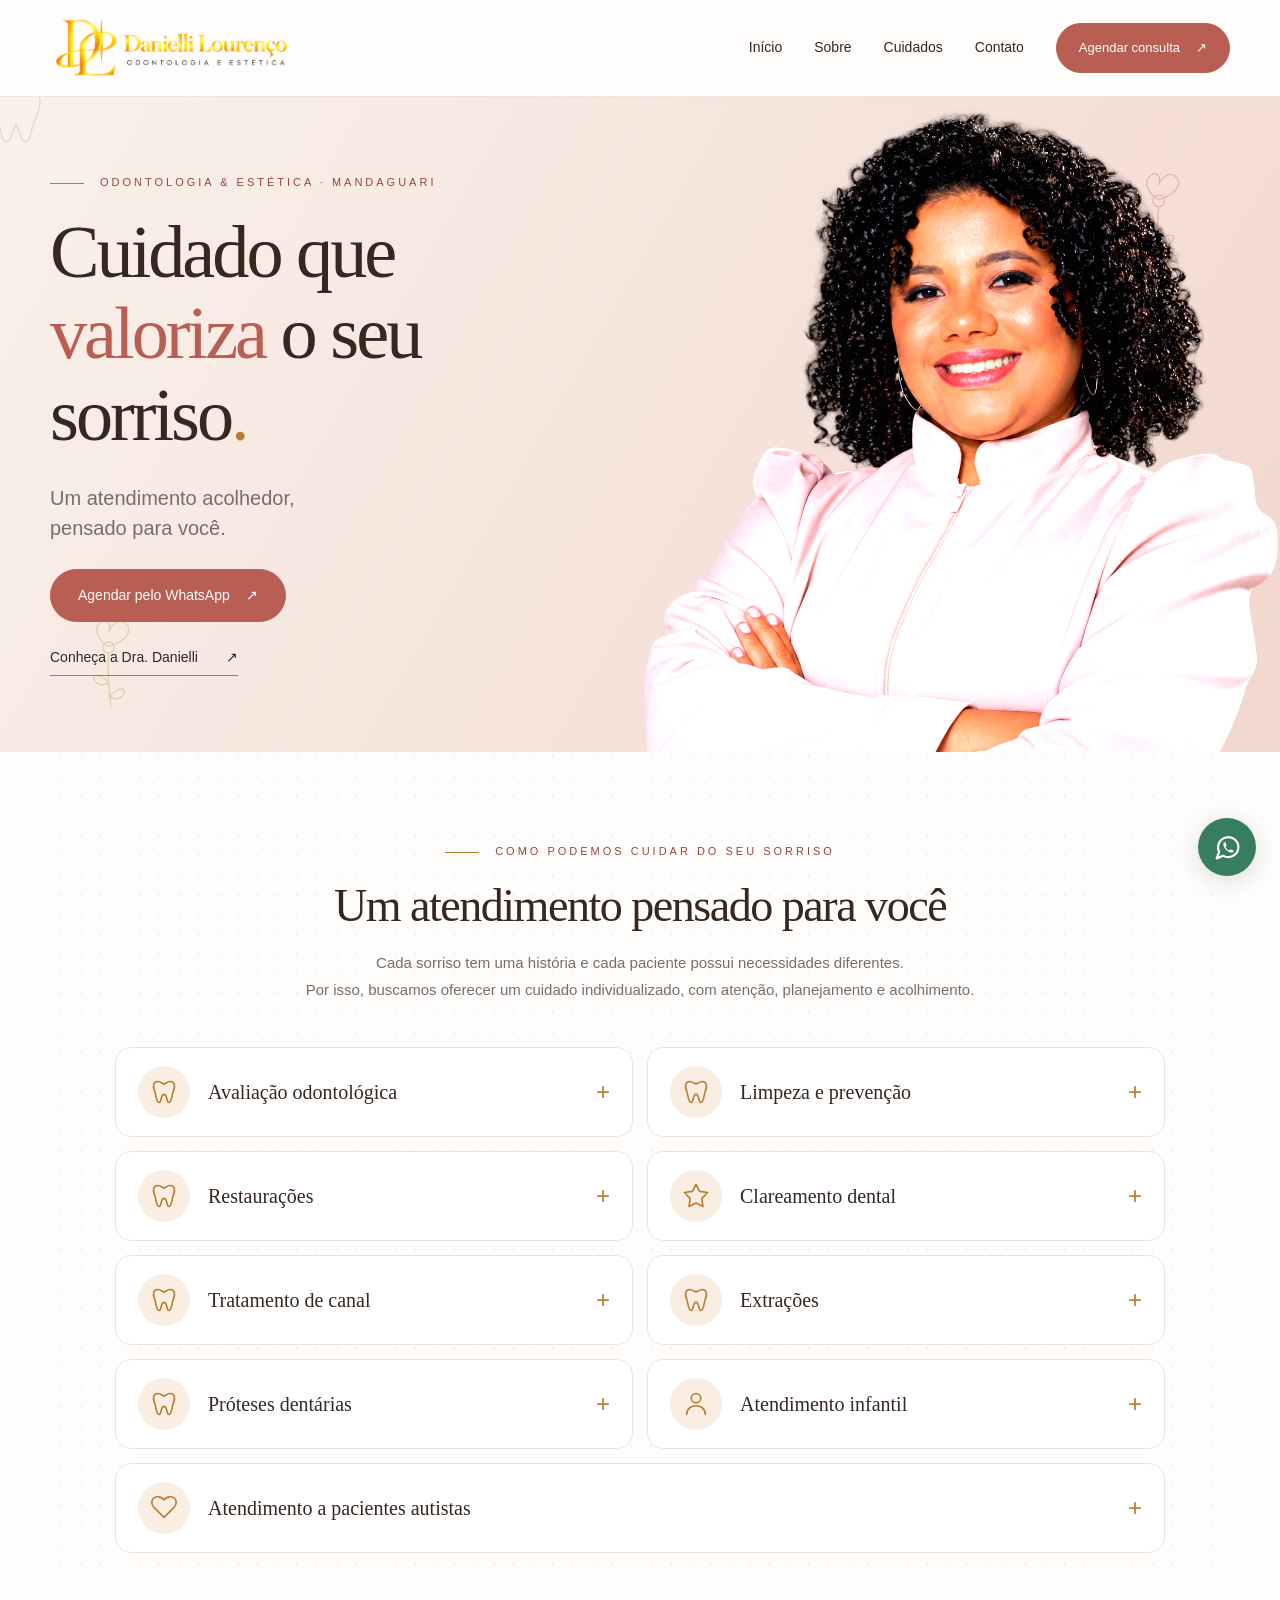
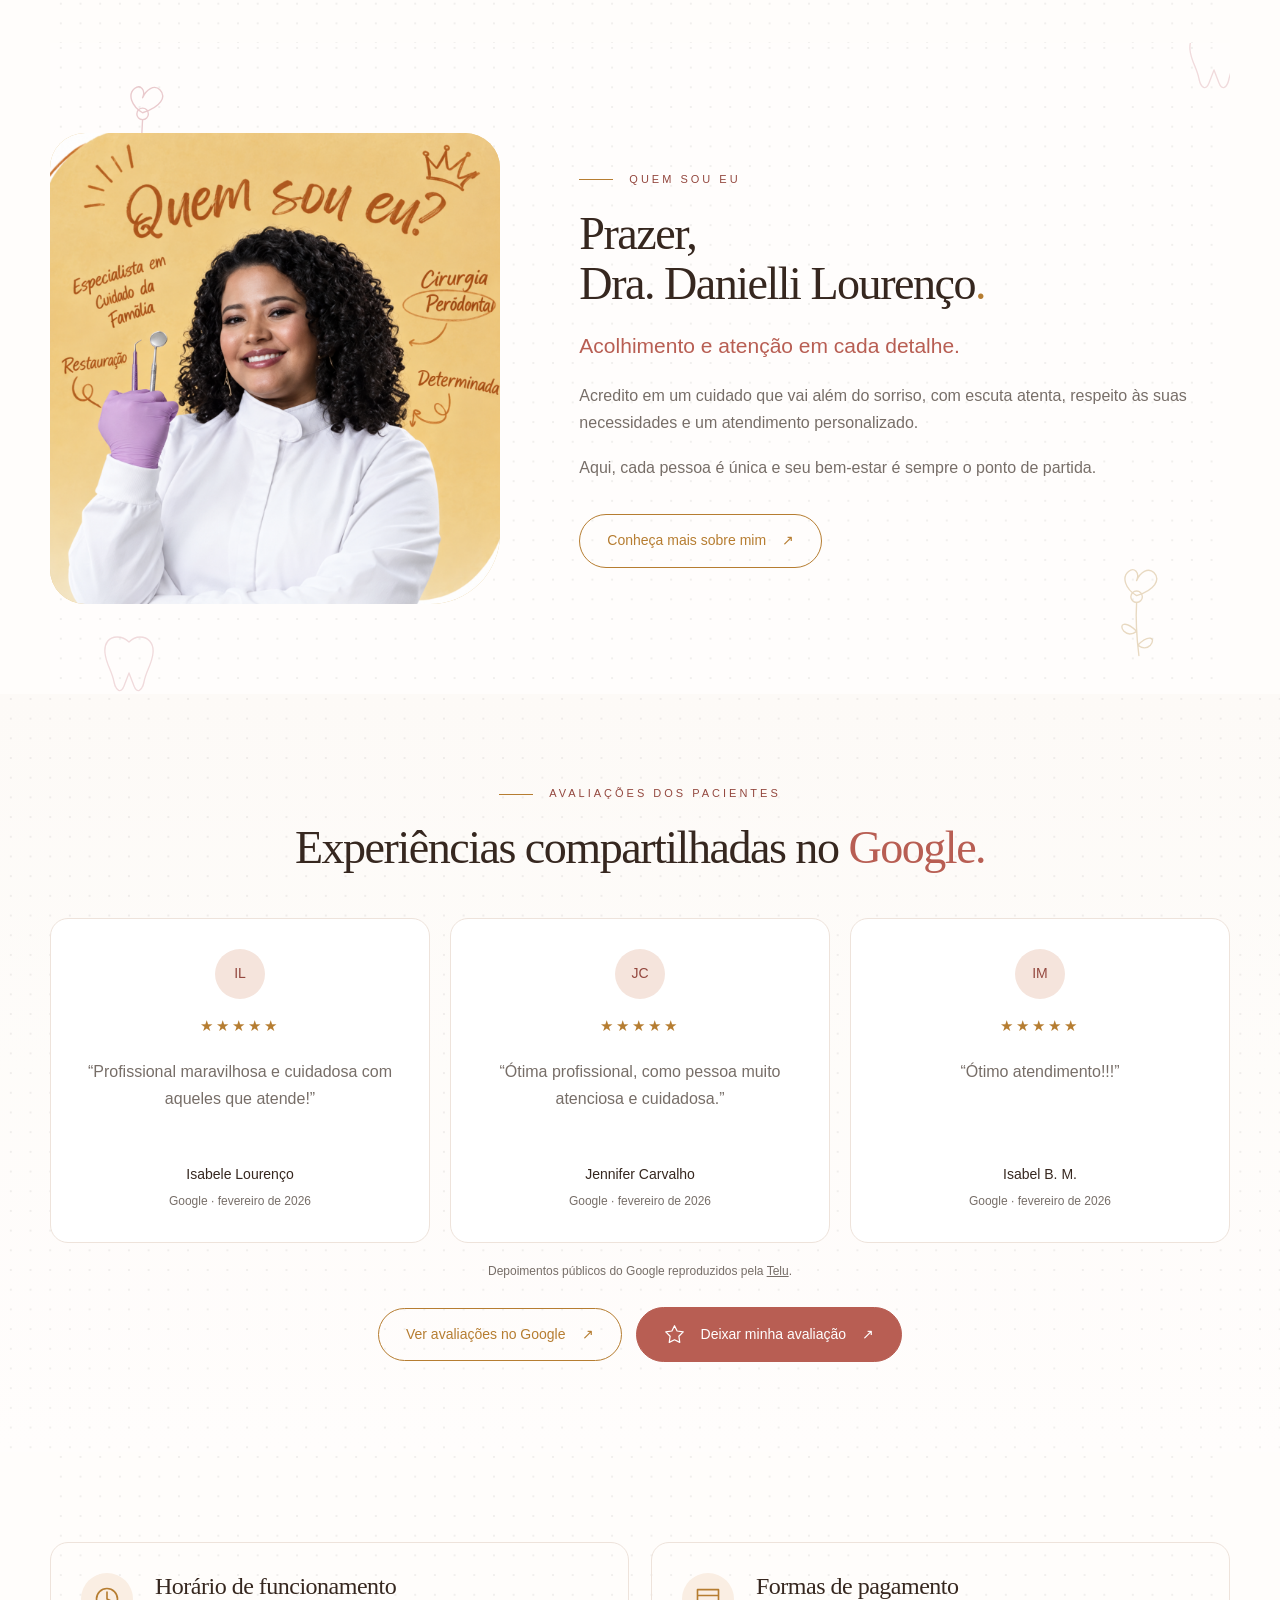
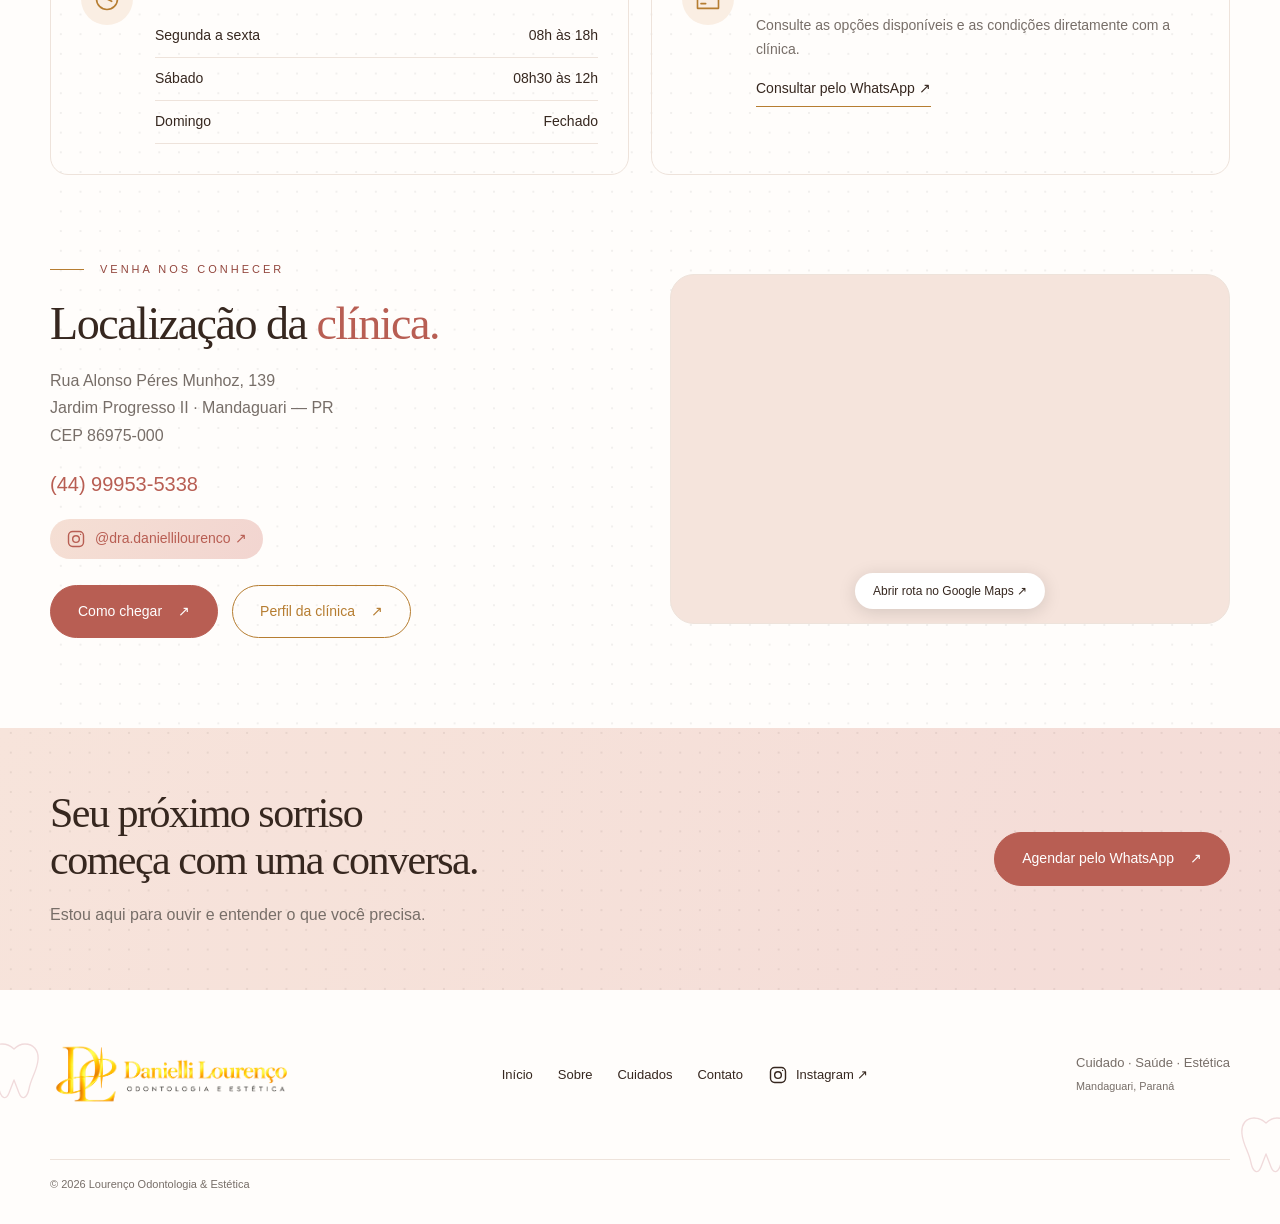
<file: index.html>
<!doctype html><html lang="pt-BR"><head><meta charset="UTF-8"><meta name="viewport" content="width=device-width, initial-scale=1"><meta name="color-scheme" content="only light"><meta name="theme-color" content="#b85e53"><title>Lourenço Odontologia & Estética | Dra. Danielli — Mandaguari</title><meta name="description" content="Conheça a Dra. Danielli Lourenço e os cuidados da Lourenço Odontologia & Estética em Mandaguari. Agende sua consulta pelo WhatsApp."><link rel="icon" href="assets/logo.png"><link rel="stylesheet" href="styles.css"><script src="app.js" defer></script></head><body><a class="skip" href="#conteudo">Ir para o conteúdo</a><header class="header"><div class="container header-inner"><a class="brand" href="index.html" aria-label="Lourenço Odontologia — início"><img src="assets/logo.png" width="224" height="52" alt="Danielli Lourenço — Odontologia & Estética"></a><button class="menu-toggle" aria-label="Abrir menu" aria-expanded="false" aria-controls="nav"><span></span><span></span></button><nav id="nav" aria-label="Principal"><a aria-current=page href="index.html">Início</a><a  href="sobre.html">Sobre</a><a href="index.html#cuidados">Cuidados</a><a href="index.html#contato">Contato</a><a class="button " href="https://wa.me/5544999535338?text=Ol%C3%A1%21%20Gostaria%20de%20agendar%20uma%20consulta." target="_blank" rel="noopener noreferrer">Agendar consulta<span aria-hidden="true">↗</span></a></nav></div></header><main id="conteudo"><section class="hero"><div class="flower-decoration" aria-hidden="true"><svg class="flower-decoration__item flower-decoration__item--rose" viewBox="0 0 100 100" fill="none" stroke="currentColor" stroke-width="1.2" stroke-linecap="round" stroke-linejoin="round"><path d="M50 38c-10-6-13-16-7-21 5-4 10 1 7 8 3-7 10-12 15-7 6 6 1 15-15 20Z"/><circle cx="50" cy="39" r="5"/><path d="M50 44c-1 16-1 28-3 45M48 65c-12-13-19-8-13-2 4 4 8 4 13 2Zm1 11c11-12 18-7 12-1-4 4-8 4-12 1Z"/></svg><svg class="flower-decoration__item flower-decoration__item--gold" viewBox="0 0 100 100" fill="none" stroke="currentColor" stroke-width="1.2" stroke-linecap="round" stroke-linejoin="round"><path d="M50 37c-10-6-13-16-7-21 5-4 10 1 7 8 3-7 10-12 15-7 6 6 1 15-15 20Z"/><circle cx="50" cy="38" r="5"/><path d="M50 43c-1 17 0 30 2 46m-2-21c-10-10-16-6-11 0 3 3 7 3 11 0Zm1 12c10-10 16-6 11 0-3 3-7 3-11 0Z"/></svg></div><div class="container hero-inner"><div class="hero-copy"><span class="eyebrow">Odontologia & Estética · Mandaguari</span><h1>Cuidado que<br><em>valoriza</em> o seu<br>sorriso<span class="gold">.</span></h1><p>Um atendimento acolhedor,<br>pensado para você.</p><a class="button " href="https://wa.me/5544999535338?text=Ol%C3%A1%21%20Gostaria%20de%20agendar%20uma%20consulta." target="_blank" rel="noopener noreferrer">Agendar pelo WhatsApp<span aria-hidden="true">↗</span></a><a class="text-link" href="sobre.html">Conheça a Dra. Danielli <span>↗</span></a></div><div class="hero-photo"><img src="assets/hero-vivid.png" alt="Dra. Danielli Lourenço sorrindo" width="1240" height="1272" fetchpriority="high"></div></div></section>
<section id="cuidados" class="section container"><div class="section-heading reveal"><span class="eyebrow">Como podemos cuidar do seu sorriso</span><h2>Um atendimento pensado para você</h2><p>Cada sorriso tem uma história e cada paciente possui necessidades diferentes.<br>Por isso, buscamos oferecer um cuidado individualizado, com atenção, planejamento e acolhimento.</p></div><div class="services"><details class="service reveal"><summary><span class="icon"><svg viewBox="0 0 24 24" fill="none" stroke="currentColor" stroke-width="1.4" stroke-linecap="round" stroke-linejoin="round" aria-hidden="true"><path d="M7 3C3 3 2 7 4 11c1 2 1 10 4 10 2 0 1-7 4-7s2 7 4 7c3 0 3-8 4-10 2-4 1-8-3-8-3 0-3 2-5 2S10 3 7 3Z"/></svg></span><span>Avaliação odontológica</span><span class="plus">+</span></summary><div class="service-description"><p>O primeiro passo para conhecer suas necessidades e planejar seu cuidado.</p><a href="https://wa.me/5544999535338?text=Ol%C3%A1%21%20Gostaria%20de%20agendar%20uma%20consulta." target="_blank" rel="noopener noreferrer">Conversar sobre este cuidado ↗</a></div></details><details class="service reveal"><summary><span class="icon"><svg viewBox="0 0 24 24" fill="none" stroke="currentColor" stroke-width="1.4" stroke-linecap="round" stroke-linejoin="round" aria-hidden="true"><path d="M7 3C3 3 2 7 4 11c1 2 1 10 4 10 2 0 1-7 4-7s2 7 4 7c3 0 3-8 4-10 2-4 1-8-3-8-3 0-3 2-5 2S10 3 7 3Z"/></svg></span><span>Limpeza e prevenção</span><span class="plus">+</span></summary><div class="service-description"><p>Atenção à higiene e acompanhamento da saúde bucal.</p><a href="https://wa.me/5544999535338?text=Ol%C3%A1%21%20Gostaria%20de%20agendar%20uma%20consulta." target="_blank" rel="noopener noreferrer">Conversar sobre este cuidado ↗</a></div></details><details class="service reveal"><summary><span class="icon"><svg viewBox="0 0 24 24" fill="none" stroke="currentColor" stroke-width="1.4" stroke-linecap="round" stroke-linejoin="round" aria-hidden="true"><path d="M7 3C3 3 2 7 4 11c1 2 1 10 4 10 2 0 1-7 4-7s2 7 4 7c3 0 3-8 4-10 2-4 1-8-3-8-3 0-3 2-5 2S10 3 7 3Z"/></svg></span><span>Restaurações</span><span class="plus">+</span></summary><div class="service-description"><p>Cuidado para recuperar a estrutura e a função dos dentes.</p><a href="https://wa.me/5544999535338?text=Ol%C3%A1%21%20Gostaria%20de%20agendar%20uma%20consulta." target="_blank" rel="noopener noreferrer">Conversar sobre este cuidado ↗</a></div></details><details class="service reveal"><summary><span class="icon"><svg viewBox="0 0 24 24" fill="none" stroke="currentColor" stroke-width="1.4" stroke-linecap="round" stroke-linejoin="round" aria-hidden="true"><path d="m12 2 3 6 7 1-5 5 1 7-6-3-6 3 1-7-5-5 7-1Z"/></svg></span><span>Clareamento dental</span><span class="plus">+</span></summary><div class="service-description"><p>Avaliação individual para planejar o cuidado estético do sorriso.</p><a href="https://wa.me/5544999535338?text=Ol%C3%A1%21%20Gostaria%20de%20agendar%20uma%20consulta." target="_blank" rel="noopener noreferrer">Conversar sobre este cuidado ↗</a></div></details><details class="service reveal"><summary><span class="icon"><svg viewBox="0 0 24 24" fill="none" stroke="currentColor" stroke-width="1.4" stroke-linecap="round" stroke-linejoin="round" aria-hidden="true"><path d="M7 3C3 3 2 7 4 11c1 2 1 10 4 10 2 0 1-7 4-7s2 7 4 7c3 0 3-8 4-10 2-4 1-8-3-8-3 0-3 2-5 2S10 3 7 3Z"/></svg></span><span>Tratamento de canal</span><span class="plus">+</span></summary><div class="service-description"><p>Avaliação e tratamento de acordo com as necessidades de cada dente.</p><a href="https://wa.me/5544999535338?text=Ol%C3%A1%21%20Gostaria%20de%20agendar%20uma%20consulta." target="_blank" rel="noopener noreferrer">Conversar sobre este cuidado ↗</a></div></details><details class="service reveal"><summary><span class="icon"><svg viewBox="0 0 24 24" fill="none" stroke="currentColor" stroke-width="1.4" stroke-linecap="round" stroke-linejoin="round" aria-hidden="true"><path d="M7 3C3 3 2 7 4 11c1 2 1 10 4 10 2 0 1-7 4-7s2 7 4 7c3 0 3-8 4-10 2-4 1-8-3-8-3 0-3 2-5 2S10 3 7 3Z"/></svg></span><span>Extrações</span><span class="plus">+</span></summary><div class="service-description"><p>Planejamento e orientação para os casos que precisam de extração.</p><a href="https://wa.me/5544999535338?text=Ol%C3%A1%21%20Gostaria%20de%20agendar%20uma%20consulta." target="_blank" rel="noopener noreferrer">Conversar sobre este cuidado ↗</a></div></details><details class="service reveal"><summary><span class="icon"><svg viewBox="0 0 24 24" fill="none" stroke="currentColor" stroke-width="1.4" stroke-linecap="round" stroke-linejoin="round" aria-hidden="true"><path d="M7 3C3 3 2 7 4 11c1 2 1 10 4 10 2 0 1-7 4-7s2 7 4 7c3 0 3-8 4-10 2-4 1-8-3-8-3 0-3 2-5 2S10 3 7 3Z"/></svg></span><span>Próteses dentárias</span><span class="plus">+</span></summary><div class="service-description"><p>Planejamento para recuperar função e sorriso.</p><a href="https://wa.me/5544999535338?text=Ol%C3%A1%21%20Gostaria%20de%20agendar%20uma%20consulta." target="_blank" rel="noopener noreferrer">Conversar sobre este cuidado ↗</a></div></details><details class="service reveal"><summary><span class="icon"><svg viewBox="0 0 24 24" fill="none" stroke="currentColor" stroke-width="1.4" stroke-linecap="round" stroke-linejoin="round" aria-hidden="true"><path d="M12 3a4 4 0 1 0 0 8 4 4 0 0 0 0-8ZM4 21c0-10 16-10 16 0"/></svg></span><span>Atendimento infantil</span><span class="plus">+</span></summary><div class="service-description"><p>Acolhimento e prevenção desde os primeiros cuidados.</p><a href="https://wa.me/5544999535338?text=Ol%C3%A1%21%20Gostaria%20de%20agendar%20uma%20consulta." target="_blank" rel="noopener noreferrer">Conversar sobre este cuidado ↗</a></div></details><details class="service reveal"><summary><span class="icon"><svg viewBox="0 0 24 24" fill="none" stroke="currentColor" stroke-width="1.4" stroke-linecap="round" stroke-linejoin="round" aria-hidden="true"><path d="M12 20 3 11C-2 4 7-1 12 5c5-6 14-1 9 6Z"/></svg></span><span>Atendimento a pacientes autistas</span><span class="plus">+</span></summary><div class="service-description"><p>Atendimento individualizado, respeitando necessidades e particularidades.</p><a href="https://wa.me/5544999535338?text=Ol%C3%A1%21%20Gostaria%20de%20agendar%20uma%20consulta." target="_blank" rel="noopener noreferrer">Conversar sobre este cuidado ↗</a></div></details></div></section>
<section class="section about-preview container"><div class="flower-decoration" aria-hidden="true"><svg class="flower-decoration__item flower-decoration__item--rose" viewBox="0 0 100 100" fill="none" stroke="currentColor" stroke-width="1.2" stroke-linecap="round" stroke-linejoin="round"><path d="M50 38c-10-6-13-16-7-21 5-4 10 1 7 8 3-7 10-12 15-7 6 6 1 15-15 20Z"/><circle cx="50" cy="39" r="5"/><path d="M50 44c-1 16-1 28-3 45M48 65c-12-13-19-8-13-2 4 4 8 4 13 2Zm1 11c11-12 18-7 12-1-4 4-8 4-12 1Z"/></svg><svg class="flower-decoration__item flower-decoration__item--gold" viewBox="0 0 100 100" fill="none" stroke="currentColor" stroke-width="1.2" stroke-linecap="round" stroke-linejoin="round"><path d="M50 37c-10-6-13-16-7-21 5-4 10 1 7 8 3-7 10-12 15-7 6 6 1 15-15 20Z"/><circle cx="50" cy="38" r="5"/><path d="M50 43c-1 17 0 30 2 46m-2-21c-10-10-16-6-11 0 3 3 7 3 11 0Zm1 12c10-10 16-6 11 0-3 3-7 3-11 0Z"/></svg></div><div class="portrait reveal"><img src="assets/Sobre.png" alt="Dra. Danielli em jaleco branco" width="282" height="295" loading="lazy"></div><div class="reveal"><span class="eyebrow">Quem sou eu</span><h2>Prazer,<br>Dra. Danielli Lourenço<span class="gold">.</span></h2><p class="accent">Acolhimento e atenção em cada detalhe.</p><p>Acredito em um cuidado que vai além do sorriso, com escuta atenta, respeito às suas necessidades e um atendimento personalizado.</p><p>Aqui, cada pessoa é única e seu bem-estar é sempre o ponto de partida.</p><a class="button outline" href="sobre.html">Conheça mais sobre mim<span aria-hidden="true">↗</span></a></div></section>
<section class="section reviews-section"><div class="container"><div class="section-heading reveal"><span class="eyebrow">Avaliações dos pacientes</span><h2>Experiências compartilhadas no <em>Google.</em></h2></div><div class="reviews"><article class="review reveal"><span class="avatar">IL</span><div class="stars" aria-label="5 de 5 estrelas">★★★★★</div><blockquote>“Profissional maravilhosa e cuidadosa com aqueles que atende!”</blockquote><strong>Isabele Lourenço</strong><small>Google · fevereiro de 2026</small></article><article class="review reveal"><span class="avatar">JC</span><div class="stars" aria-label="5 de 5 estrelas">★★★★★</div><blockquote>“Ótima profissional, como pessoa muito atenciosa e cuidadosa.”</blockquote><strong>Jennifer Carvalho</strong><small>Google · fevereiro de 2026</small></article><article class="review reveal"><span class="avatar">IM</span><div class="stars" aria-label="5 de 5 estrelas">★★★★★</div><blockquote>“Ótimo atendimento!!!”</blockquote><strong>Isabel B. M.</strong><small>Google · fevereiro de 2026</small></article></div><p class="review-source">Depoimentos públicos do Google reproduzidos pela <a href="https://telu.app/ranking/br/saude/dentistas/mandaguari/jardim-progresso-ii/dra-danielli-lourenco-or-lourenco-odontologia-and-estetica" target="_blank" rel="noopener noreferrer">Telu</a>.</p><div class="actions centered reveal"><a class="button outline" href="https://share.google/nvGxFgw89NisVqPMQ" target="_blank" rel="noopener noreferrer">Ver avaliações no Google<span aria-hidden="true">↗</span></a><button class="button" id="review-button"><svg viewBox="0 0 24 24" fill="none" stroke="currentColor" stroke-width="1.4" stroke-linecap="round" stroke-linejoin="round" aria-hidden="true"><path d="m12 2 3 6 7 1-5 5 1 7-6-3-6 3 1-7-5-5 7-1Z"/></svg> Deixar minha avaliação <span>↗</span></button></div></div></section>
<section class="section container" id="contato"><div class="info-grid"><article class="info-card reveal"><span class="icon"><svg viewBox="0 0 24 24" fill="none" stroke="currentColor" stroke-width="1.4" stroke-linecap="round" stroke-linejoin="round" aria-hidden="true"><path d="M12 3a9 9 0 1 0 0 18 9 9 0 0 0 0-18Zm0 3v6l4 2"/></svg></span><div><h3>Horário de funcionamento</h3><dl><div><dt>Segunda a sexta</dt><dd>08h às 18h</dd></div><div><dt>Sábado</dt><dd>08h30 às 12h</dd></div><div><dt>Domingo</dt><dd>Fechado</dd></div></dl></div></article><article class="info-card reveal"><span class="icon"><svg viewBox="0 0 24 24" fill="none" stroke="currentColor" stroke-width="1.4" stroke-linecap="round" stroke-linejoin="round" aria-hidden="true"><path d="M3 4h18v16H3ZM3 9h18M6 16h4"/></svg></span><div><h3>Formas de pagamento</h3><p>Consulte as opções disponíveis e as condições diretamente com a clínica.</p><a class="text-link" href="https://wa.me/5544999535338?text=Ol%C3%A1%21%20Gostaria%20de%20agendar%20uma%20consulta." target="_blank" rel="noopener noreferrer">Consultar pelo WhatsApp ↗</a></div></article></div><div class="location"><div class="reveal"><span class="eyebrow">Venha nos conhecer</span><h2>Localização da <em>clínica.</em></h2><p>Rua Alonso Péres Munhoz, 139<br>Jardim Progresso II · Mandaguari — PR<br>CEP 86975-000</p><a class="phone" href="tel:+5544999535338">(44) 99953-5338</a><a class="text-link" href="https://www.instagram.com/dra.daniellilourenco/" target="_blank" rel="noopener noreferrer"><svg class="instagram-icon" viewBox="0 0 24 24" fill="none" stroke="currentColor" stroke-width="1.7" aria-hidden="true"><rect x="3" y="3" width="18" height="18" rx="5"/><circle cx="12" cy="12" r="4"/><circle cx="17.5" cy="6.5" r=".8" fill="currentColor" stroke="none"/></svg>@dra.daniellilourenco ↗</a><div class="actions"><a class="button " href="https://www.google.com/maps/dir/?api=1&destination=Rua%20Alonso%20P%C3%A9res%20Munhoz%2C%20139%2C%20Jardim%20Progresso%20II%2C%20Mandaguari%20PR" target="_blank" rel="noopener noreferrer">Como chegar<span aria-hidden="true">↗</span></a><a class="button outline" href="https://share.google/nvGxFgw89NisVqPMQ" target="_blank" rel="noopener noreferrer">Perfil da clínica<span aria-hidden="true">↗</span></a></div></div><div class="map reveal"><iframe title="Mapa da Lourenço Odontologia em Mandaguari" src="https://maps.google.com/maps?q=Rua%20Alonso%20P%C3%A9res%20Munhoz%2C%20139%2C%20Jardim%20Progresso%20II%2C%20Mandaguari%20PR&output=embed" loading="lazy" referrerpolicy="no-referrer-when-downgrade" allowfullscreen></iframe><a class="map-fallback" href="https://www.google.com/maps/dir/?api=1&destination=Rua%20Alonso%20P%C3%A9res%20Munhoz%2C%20139%2C%20Jardim%20Progresso%20II%2C%20Mandaguari%20PR" target="_blank" rel="noopener noreferrer">Abrir rota no Google Maps ↗</a></div></div></section><section class="cta"><div class="container reveal"><div><h2>Seu próximo sorriso<br>começa com uma conversa.</h2><p>Estou aqui para ouvir e entender o que você precisa.</p></div><div class="actions"><a class="button " href="https://wa.me/5544999535338?text=Ol%C3%A1%21%20Gostaria%20de%20agendar%20uma%20consulta." target="_blank" rel="noopener noreferrer">Agendar pelo WhatsApp<span aria-hidden="true">↗</span></a></div></div></section></main><footer><div class="container footer-inner"><a class="brand" href="index.html" aria-label="Lourenço Odontologia — início"><img src="assets/logo.png" width="224" height="52" alt="Danielli Lourenço — Odontologia & Estética"></a><div><a href="index.html">Início</a><a href="sobre.html">Sobre</a><a href="index.html#cuidados">Cuidados</a><a href="index.html#contato">Contato</a><a href="https://www.instagram.com/dra.daniellilourenco/" target="_blank" rel="noopener noreferrer" aria-label="Instagram da Dra. Danielli Lourenço"><svg class="instagram-icon" viewBox="0 0 24 24" fill="none" stroke="currentColor" stroke-width="1.7" aria-hidden="true"><rect x="3" y="3" width="18" height="18" rx="5"/><circle cx="12" cy="12" r="4"/><circle cx="17.5" cy="6.5" r=".8" fill="currentColor" stroke="none"/></svg>Instagram ↗</a></div><p>Cuidado · Saúde · Estética<br><small>Mandaguari, Paraná</small></p></div><div class="container copyright">© 2026 Lourenço Odontologia & Estética</div></footer><a class="floating-wa" href="https://wa.me/5544999535338?text=Ol%C3%A1%21%20Gostaria%20de%20agendar%20uma%20consulta." target="_blank" rel="noopener noreferrer" aria-label="Conversar pelo WhatsApp"><svg viewBox="0 0 24 24" fill="none" stroke="currentColor" stroke-width="1.8" stroke-linecap="round" stroke-linejoin="round" aria-hidden="true"><path d="M21 11.5a8.4 8.4 0 0 1-12.4 7.4L3 21l2.1-5.4A8.4 8.4 0 1 1 21 11.5Z"/><path d="M8.5 8.2c.2-.5.5-.6.8-.6h.6c.2 0 .4.1.5.4l.8 1.9c.1.2.1.4-.1.6l-.6.7c-.2.2-.2.4-.1.6.6 1.1 1.5 2 2.6 2.6.2.1.4.1.6-.1l.7-.6c.2-.2.4-.2.6-.1l1.9.8c.3.1.4.3.4.5 0 .3-.1.8-.6 1-.5.3-1.4.4-2.3.1-1-.3-2.2-.9-3.4-2.1-1.2-1.2-1.8-2.4-2.1-3.4-.3-.9-.2-1.8.1-2.3Z" fill="currentColor" stroke="none"/></svg></a><dialog id="lightbox"><button class="close" aria-label="Fechar imagem">×</button><img alt=""><p></p></dialog><dialog id="review-dialog"><button class="close" aria-label="Fechar">×</button><span class="eyebrow">Sua opinião importa</span><h2>Como foi seu atendimento?</h2><p>Abra o perfil da clínica no Google e selecione <strong>“Avaliar”</strong> para escolher as estrelas e escrever seu comentário.</p><a class="button " href="https://share.google/nvGxFgw89NisVqPMQ" target="_blank" rel="noopener noreferrer">Abrir perfil no Google<span aria-hidden="true">↗</span></a><p class="small">O Google poderá pedir que você entre na sua conta.</p></dialog></body></html>
</file>
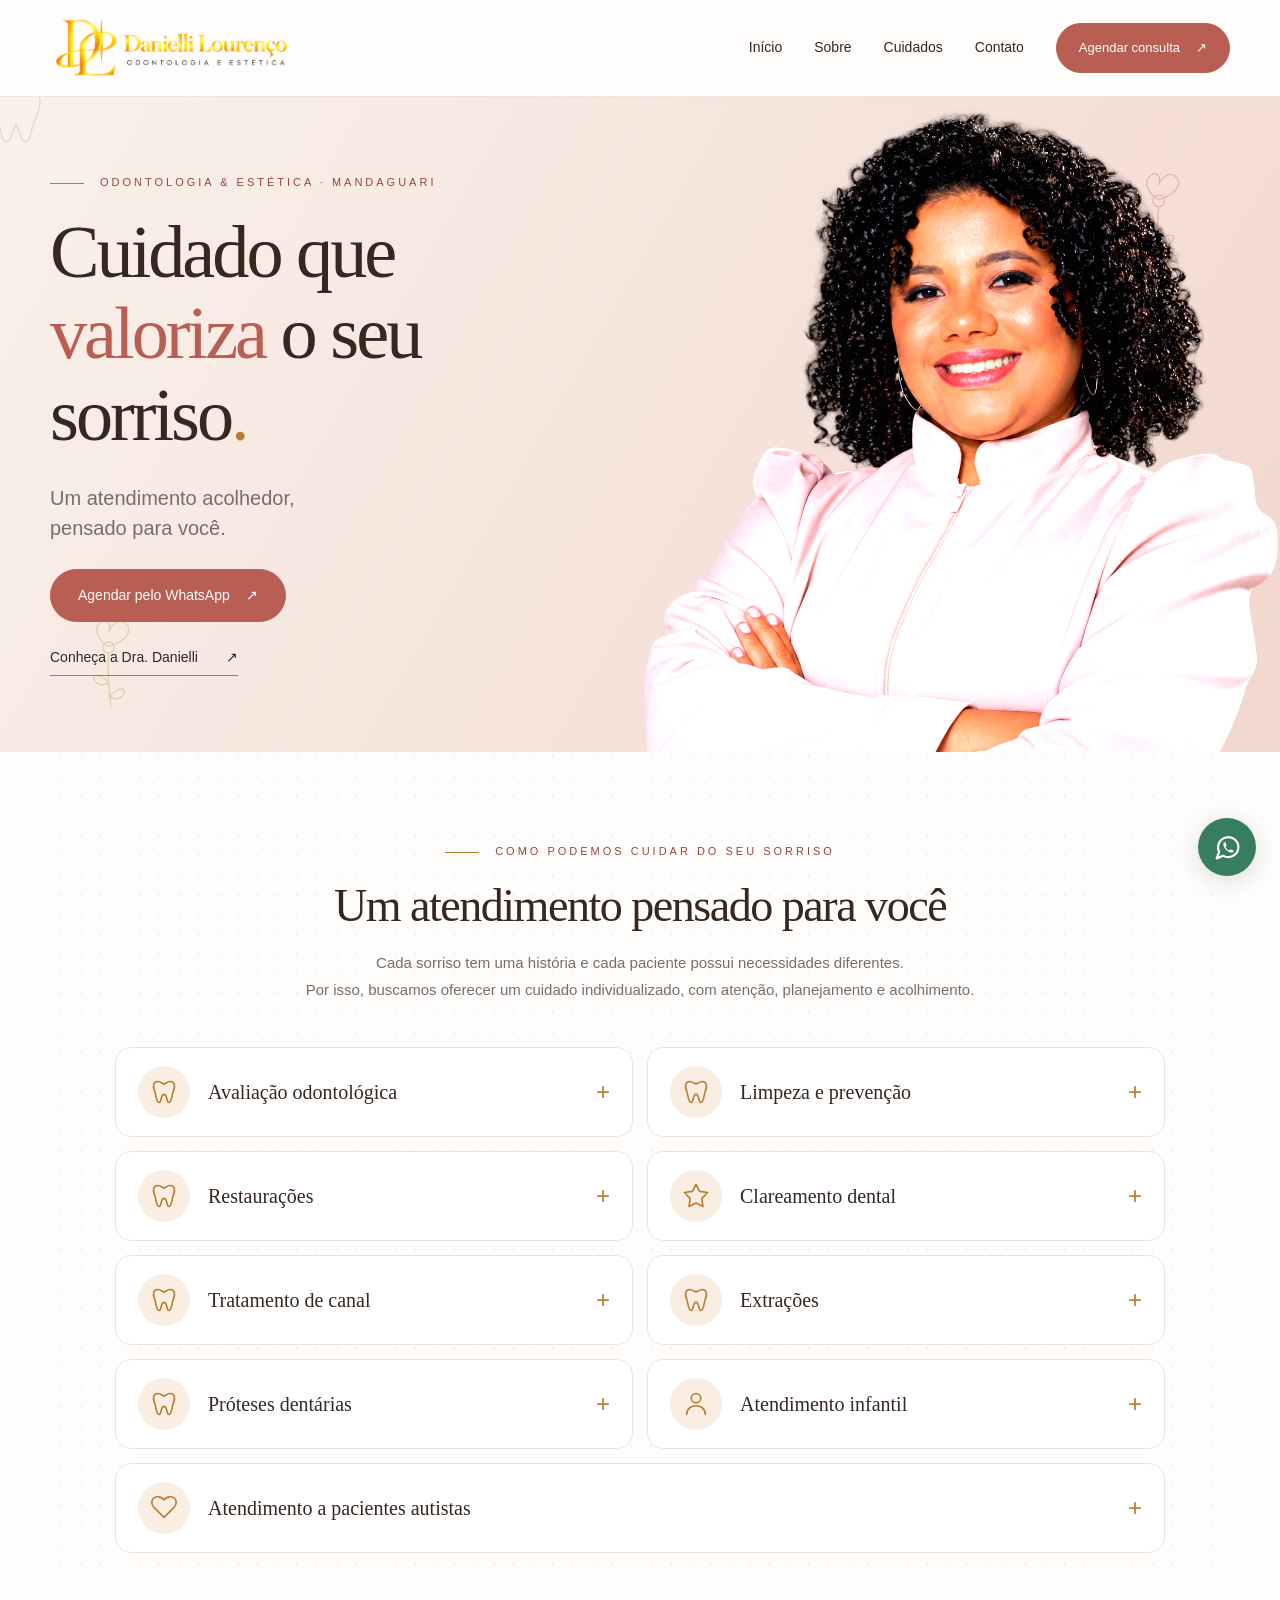
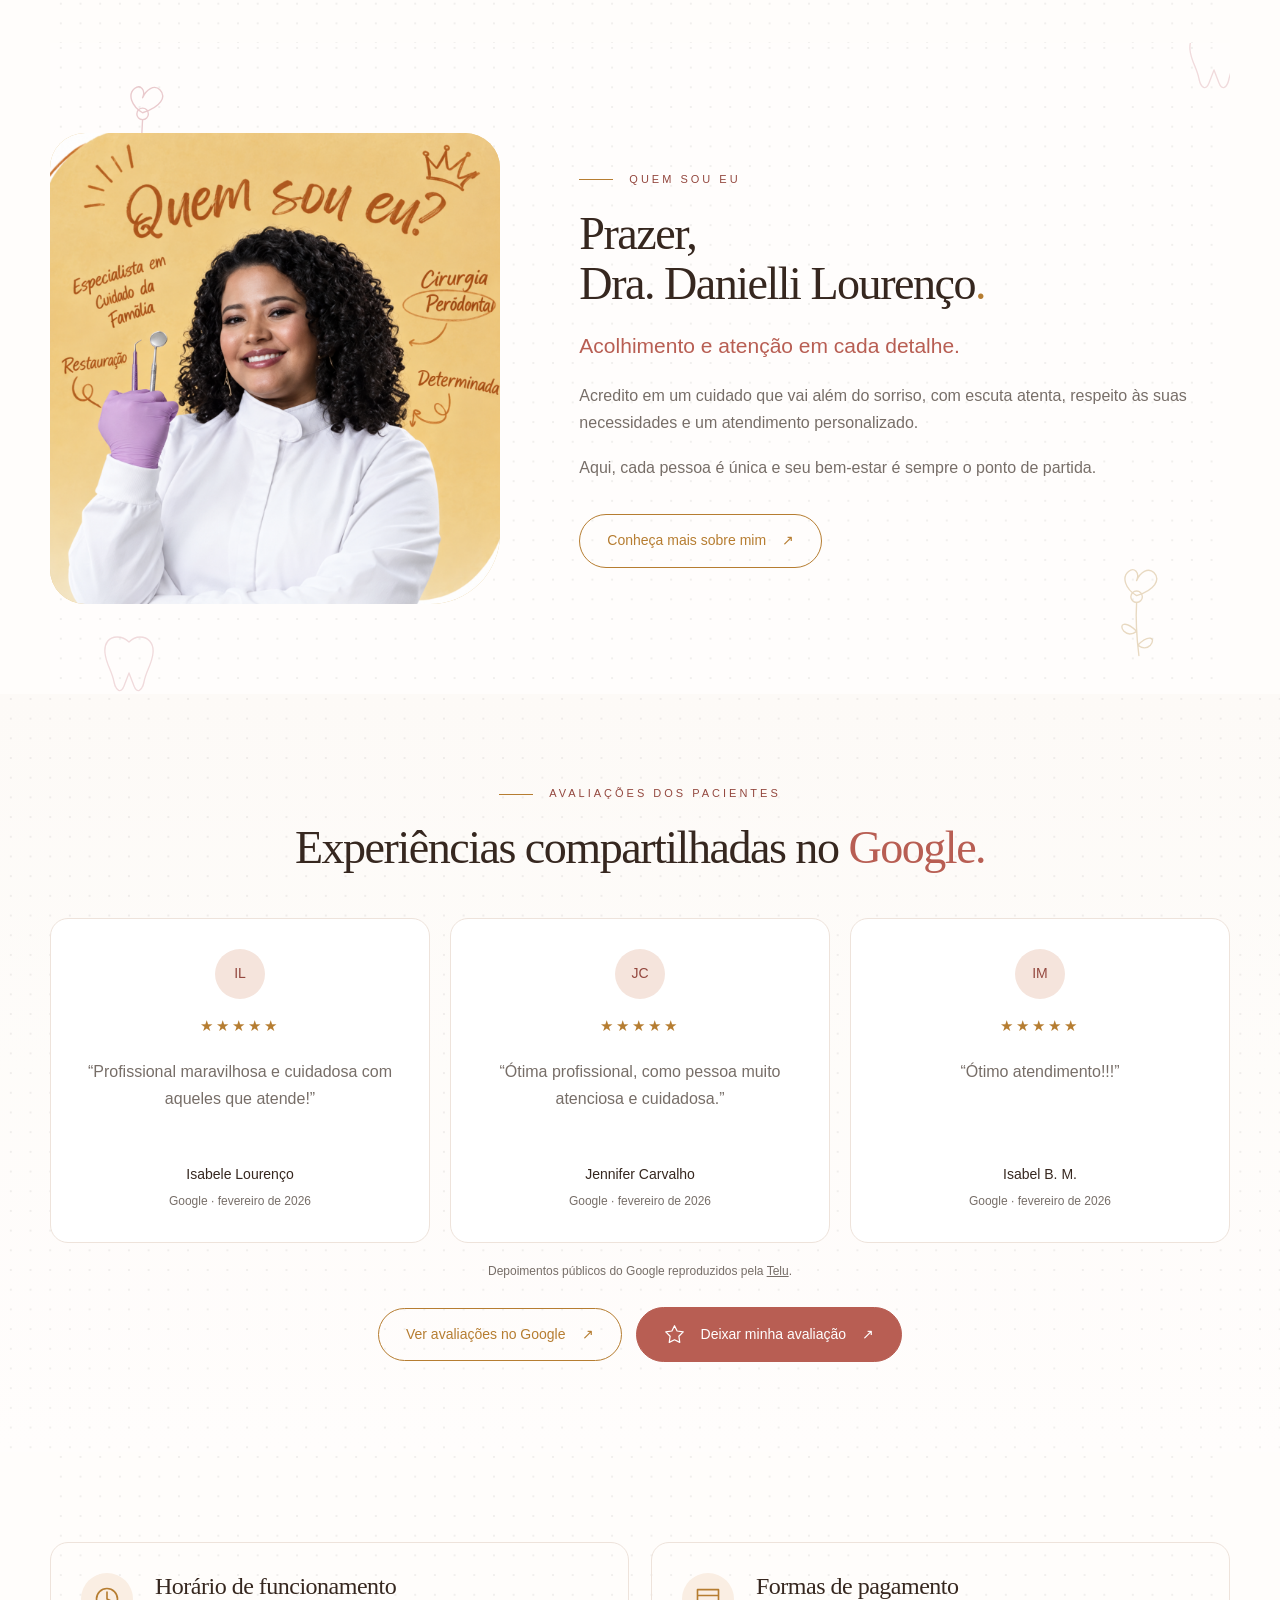
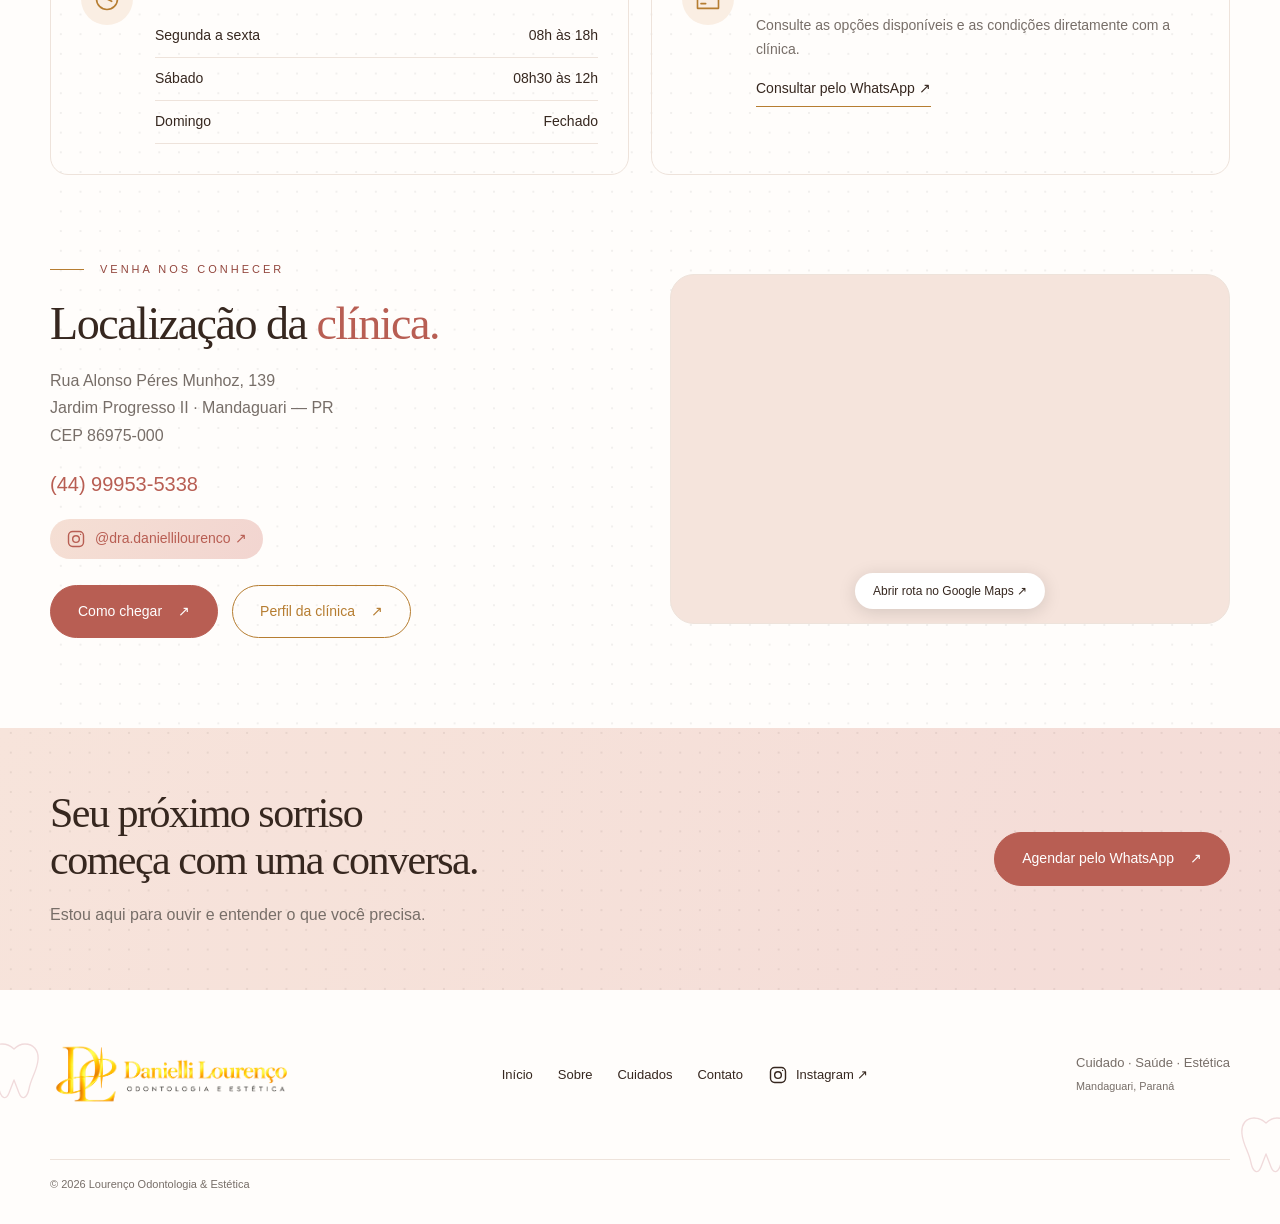
<file: lourenco-odontologia/index.html>
<!doctype html><html lang="pt-BR"><head><meta charset="UTF-8"><meta name="viewport" content="width=device-width, initial-scale=1"><meta name="theme-color" content="#b85e53"><title>Lourenço Odontologia & Estética | Dra. Danielli — Mandaguari</title><meta name="description" content="Conheça a Dra. Danielli Lourenço e os cuidados da Lourenço Odontologia & Estética em Mandaguari. Agende sua consulta pelo WhatsApp."><link rel="icon" href="assets/logo.png"><link rel="stylesheet" href="styles.css"><script src="app.js" defer></script></head><body><a class="skip" href="#conteudo">Ir para o conteúdo</a><header class="header"><div class="container header-inner"><a class="brand" href="index.html" aria-label="Lourenço Odontologia — início"><img src="assets/logo.png" width="224" height="52" alt="Danielli Lourenço — Odontologia & Estética"></a><button class="menu-toggle" aria-label="Abrir menu" aria-expanded="false" aria-controls="nav"><span></span><span></span></button><nav id="nav" aria-label="Principal"><a aria-current=page href="index.html">Início</a><a  href="sobre.html">Sobre</a><a href="index.html#cuidados">Cuidados</a><a href="index.html#contato">Contato</a><a class="button " href="https://wa.me/5544999535338?text=Ol%C3%A1%21%20Gostaria%20de%20agendar%20uma%20consulta." target="_blank" rel="noopener noreferrer">Agendar consulta<span aria-hidden="true">↗</span></a></nav></div></header><main id="conteudo"><section class="hero"><div class="flower-decoration" aria-hidden="true"><svg class="flower-decoration__item flower-decoration__item--rose" viewBox="0 0 100 100" fill="none" stroke="currentColor" stroke-width="1.2" stroke-linecap="round" stroke-linejoin="round"><path d="M50 38c-10-6-13-16-7-21 5-4 10 1 7 8 3-7 10-12 15-7 6 6 1 15-15 20Z"/><circle cx="50" cy="39" r="5"/><path d="M50 44c-1 16-1 28-3 45M48 65c-12-13-19-8-13-2 4 4 8 4 13 2Zm1 11c11-12 18-7 12-1-4 4-8 4-12 1Z"/></svg><svg class="flower-decoration__item flower-decoration__item--gold" viewBox="0 0 100 100" fill="none" stroke="currentColor" stroke-width="1.2" stroke-linecap="round" stroke-linejoin="round"><path d="M50 37c-10-6-13-16-7-21 5-4 10 1 7 8 3-7 10-12 15-7 6 6 1 15-15 20Z"/><circle cx="50" cy="38" r="5"/><path d="M50 43c-1 17 0 30 2 46m-2-21c-10-10-16-6-11 0 3 3 7 3 11 0Zm1 12c10-10 16-6 11 0-3 3-7 3-11 0Z"/></svg></div><div class="container hero-inner"><div class="hero-copy"><span class="eyebrow">Odontologia & Estética · Mandaguari</span><h1>Cuidado que<br><em>valoriza</em> o seu<br>sorriso<span class="gold">.</span></h1><p>Um atendimento acolhedor,<br>pensado para você.</p><a class="button " href="https://wa.me/5544999535338?text=Ol%C3%A1%21%20Gostaria%20de%20agendar%20uma%20consulta." target="_blank" rel="noopener noreferrer">Agendar pelo WhatsApp<span aria-hidden="true">↗</span></a><a class="text-link" href="sobre.html">Conheça a Dra. Danielli <span>↗</span></a></div><div class="hero-photo"><img src="assets/hero-vivid.png" alt="Dra. Danielli Lourenço sorrindo" width="1240" height="1272" fetchpriority="high"></div></div></section>
<section id="cuidados" class="section container"><div class="section-heading reveal"><span class="eyebrow">Como podemos cuidar do seu sorriso</span><h2>Um atendimento pensado para você</h2><p>Cada sorriso tem uma história e cada paciente possui necessidades diferentes.<br>Por isso, buscamos oferecer um cuidado individualizado, com atenção, planejamento e acolhimento.</p></div><div class="services"><details class="service reveal"><summary><span class="icon"><svg viewBox="0 0 24 24" fill="none" stroke="currentColor" stroke-width="1.4" stroke-linecap="round" stroke-linejoin="round" aria-hidden="true"><path d="M7 3C3 3 2 7 4 11c1 2 1 10 4 10 2 0 1-7 4-7s2 7 4 7c3 0 3-8 4-10 2-4 1-8-3-8-3 0-3 2-5 2S10 3 7 3Z"/></svg></span><span>Avaliação odontológica</span><span class="plus">+</span></summary><div class="service-description"><p>O primeiro passo para conhecer suas necessidades e planejar seu cuidado.</p><a href="https://wa.me/5544999535338?text=Ol%C3%A1%21%20Gostaria%20de%20agendar%20uma%20consulta." target="_blank" rel="noopener noreferrer">Conversar sobre este cuidado ↗</a></div></details><details class="service reveal"><summary><span class="icon"><svg viewBox="0 0 24 24" fill="none" stroke="currentColor" stroke-width="1.4" stroke-linecap="round" stroke-linejoin="round" aria-hidden="true"><path d="M7 3C3 3 2 7 4 11c1 2 1 10 4 10 2 0 1-7 4-7s2 7 4 7c3 0 3-8 4-10 2-4 1-8-3-8-3 0-3 2-5 2S10 3 7 3Z"/></svg></span><span>Limpeza e prevenção</span><span class="plus">+</span></summary><div class="service-description"><p>Atenção à higiene e acompanhamento da saúde bucal.</p><a href="https://wa.me/5544999535338?text=Ol%C3%A1%21%20Gostaria%20de%20agendar%20uma%20consulta." target="_blank" rel="noopener noreferrer">Conversar sobre este cuidado ↗</a></div></details><details class="service reveal"><summary><span class="icon"><svg viewBox="0 0 24 24" fill="none" stroke="currentColor" stroke-width="1.4" stroke-linecap="round" stroke-linejoin="round" aria-hidden="true"><path d="M7 3C3 3 2 7 4 11c1 2 1 10 4 10 2 0 1-7 4-7s2 7 4 7c3 0 3-8 4-10 2-4 1-8-3-8-3 0-3 2-5 2S10 3 7 3Z"/></svg></span><span>Restaurações</span><span class="plus">+</span></summary><div class="service-description"><p>Cuidado para recuperar a estrutura e a função dos dentes.</p><a href="https://wa.me/5544999535338?text=Ol%C3%A1%21%20Gostaria%20de%20agendar%20uma%20consulta." target="_blank" rel="noopener noreferrer">Conversar sobre este cuidado ↗</a></div></details><details class="service reveal"><summary><span class="icon"><svg viewBox="0 0 24 24" fill="none" stroke="currentColor" stroke-width="1.4" stroke-linecap="round" stroke-linejoin="round" aria-hidden="true"><path d="m12 2 3 6 7 1-5 5 1 7-6-3-6 3 1-7-5-5 7-1Z"/></svg></span><span>Clareamento dental</span><span class="plus">+</span></summary><div class="service-description"><p>Avaliação individual para planejar o cuidado estético do sorriso.</p><a href="https://wa.me/5544999535338?text=Ol%C3%A1%21%20Gostaria%20de%20agendar%20uma%20consulta." target="_blank" rel="noopener noreferrer">Conversar sobre este cuidado ↗</a></div></details><details class="service reveal"><summary><span class="icon"><svg viewBox="0 0 24 24" fill="none" stroke="currentColor" stroke-width="1.4" stroke-linecap="round" stroke-linejoin="round" aria-hidden="true"><path d="M7 3C3 3 2 7 4 11c1 2 1 10 4 10 2 0 1-7 4-7s2 7 4 7c3 0 3-8 4-10 2-4 1-8-3-8-3 0-3 2-5 2S10 3 7 3Z"/></svg></span><span>Tratamento de canal</span><span class="plus">+</span></summary><div class="service-description"><p>Avaliação e tratamento de acordo com as necessidades de cada dente.</p><a href="https://wa.me/5544999535338?text=Ol%C3%A1%21%20Gostaria%20de%20agendar%20uma%20consulta." target="_blank" rel="noopener noreferrer">Conversar sobre este cuidado ↗</a></div></details><details class="service reveal"><summary><span class="icon"><svg viewBox="0 0 24 24" fill="none" stroke="currentColor" stroke-width="1.4" stroke-linecap="round" stroke-linejoin="round" aria-hidden="true"><path d="M7 3C3 3 2 7 4 11c1 2 1 10 4 10 2 0 1-7 4-7s2 7 4 7c3 0 3-8 4-10 2-4 1-8-3-8-3 0-3 2-5 2S10 3 7 3Z"/></svg></span><span>Extrações</span><span class="plus">+</span></summary><div class="service-description"><p>Planejamento e orientação para os casos que precisam de extração.</p><a href="https://wa.me/5544999535338?text=Ol%C3%A1%21%20Gostaria%20de%20agendar%20uma%20consulta." target="_blank" rel="noopener noreferrer">Conversar sobre este cuidado ↗</a></div></details><details class="service reveal"><summary><span class="icon"><svg viewBox="0 0 24 24" fill="none" stroke="currentColor" stroke-width="1.4" stroke-linecap="round" stroke-linejoin="round" aria-hidden="true"><path d="M7 3C3 3 2 7 4 11c1 2 1 10 4 10 2 0 1-7 4-7s2 7 4 7c3 0 3-8 4-10 2-4 1-8-3-8-3 0-3 2-5 2S10 3 7 3Z"/></svg></span><span>Próteses dentárias</span><span class="plus">+</span></summary><div class="service-description"><p>Planejamento para recuperar função e sorriso.</p><a href="https://wa.me/5544999535338?text=Ol%C3%A1%21%20Gostaria%20de%20agendar%20uma%20consulta." target="_blank" rel="noopener noreferrer">Conversar sobre este cuidado ↗</a></div></details><details class="service reveal"><summary><span class="icon"><svg viewBox="0 0 24 24" fill="none" stroke="currentColor" stroke-width="1.4" stroke-linecap="round" stroke-linejoin="round" aria-hidden="true"><path d="M12 3a4 4 0 1 0 0 8 4 4 0 0 0 0-8ZM4 21c0-10 16-10 16 0"/></svg></span><span>Atendimento infantil</span><span class="plus">+</span></summary><div class="service-description"><p>Acolhimento e prevenção desde os primeiros cuidados.</p><a href="https://wa.me/5544999535338?text=Ol%C3%A1%21%20Gostaria%20de%20agendar%20uma%20consulta." target="_blank" rel="noopener noreferrer">Conversar sobre este cuidado ↗</a></div></details><details class="service reveal"><summary><span class="icon"><svg viewBox="0 0 24 24" fill="none" stroke="currentColor" stroke-width="1.4" stroke-linecap="round" stroke-linejoin="round" aria-hidden="true"><path d="M12 20 3 11C-2 4 7-1 12 5c5-6 14-1 9 6Z"/></svg></span><span>Atendimento a pacientes autistas</span><span class="plus">+</span></summary><div class="service-description"><p>Atendimento individualizado, respeitando necessidades e particularidades.</p><a href="https://wa.me/5544999535338?text=Ol%C3%A1%21%20Gostaria%20de%20agendar%20uma%20consulta." target="_blank" rel="noopener noreferrer">Conversar sobre este cuidado ↗</a></div></details></div></section>
<section class="section about-preview container"><div class="flower-decoration" aria-hidden="true"><svg class="flower-decoration__item flower-decoration__item--rose" viewBox="0 0 100 100" fill="none" stroke="currentColor" stroke-width="1.2" stroke-linecap="round" stroke-linejoin="round"><path d="M50 38c-10-6-13-16-7-21 5-4 10 1 7 8 3-7 10-12 15-7 6 6 1 15-15 20Z"/><circle cx="50" cy="39" r="5"/><path d="M50 44c-1 16-1 28-3 45M48 65c-12-13-19-8-13-2 4 4 8 4 13 2Zm1 11c11-12 18-7 12-1-4 4-8 4-12 1Z"/></svg><svg class="flower-decoration__item flower-decoration__item--gold" viewBox="0 0 100 100" fill="none" stroke="currentColor" stroke-width="1.2" stroke-linecap="round" stroke-linejoin="round"><path d="M50 37c-10-6-13-16-7-21 5-4 10 1 7 8 3-7 10-12 15-7 6 6 1 15-15 20Z"/><circle cx="50" cy="38" r="5"/><path d="M50 43c-1 17 0 30 2 46m-2-21c-10-10-16-6-11 0 3 3 7 3 11 0Zm1 12c10-10 16-6 11 0-3 3-7 3-11 0Z"/></svg></div><div class="portrait reveal"><img src="assets/Sobre.png" alt="Dra. Danielli em jaleco branco" width="282" height="295" loading="lazy"></div><div class="reveal"><span class="eyebrow">Quem sou eu</span><h2>Prazer,<br>Dra. Danielli Lourenço<span class="gold">.</span></h2><p class="accent">Acolhimento e atenção em cada detalhe.</p><p>Acredito em um cuidado que vai além do sorriso, com escuta atenta, respeito às suas necessidades e um atendimento personalizado.</p><p>Aqui, cada pessoa é única e seu bem-estar é sempre o ponto de partida.</p><a class="button outline" href="sobre.html">Conheça mais sobre mim<span aria-hidden="true">↗</span></a></div></section>
<section class="section reviews-section"><div class="container"><div class="section-heading reveal"><span class="eyebrow">Avaliações dos pacientes</span><h2>Experiências compartilhadas no <em>Google.</em></h2></div><div class="reviews"><article class="review reveal"><span class="avatar">IL</span><div class="stars" aria-label="5 de 5 estrelas">★★★★★</div><blockquote>“Profissional maravilhosa e cuidadosa com aqueles que atende!”</blockquote><strong>Isabele Lourenço</strong><small>Google · fevereiro de 2026</small></article><article class="review reveal"><span class="avatar">JC</span><div class="stars" aria-label="5 de 5 estrelas">★★★★★</div><blockquote>“Ótima profissional, como pessoa muito atenciosa e cuidadosa.”</blockquote><strong>Jennifer Carvalho</strong><small>Google · fevereiro de 2026</small></article><article class="review reveal"><span class="avatar">IM</span><div class="stars" aria-label="5 de 5 estrelas">★★★★★</div><blockquote>“Ótimo atendimento!!!”</blockquote><strong>Isabel B. M.</strong><small>Google · fevereiro de 2026</small></article></div><p class="review-source">Depoimentos públicos do Google reproduzidos pela <a href="https://telu.app/ranking/br/saude/dentistas/mandaguari/jardim-progresso-ii/dra-danielli-lourenco-or-lourenco-odontologia-and-estetica" target="_blank" rel="noopener noreferrer">Telu</a>.</p><div class="actions centered reveal"><a class="button outline" href="https://share.google/nvGxFgw89NisVqPMQ" target="_blank" rel="noopener noreferrer">Ver avaliações no Google<span aria-hidden="true">↗</span></a><button class="button" id="review-button"><svg viewBox="0 0 24 24" fill="none" stroke="currentColor" stroke-width="1.4" stroke-linecap="round" stroke-linejoin="round" aria-hidden="true"><path d="m12 2 3 6 7 1-5 5 1 7-6-3-6 3 1-7-5-5 7-1Z"/></svg> Deixar minha avaliação <span>↗</span></button></div></div></section>
<section class="section container" id="contato"><div class="info-grid"><article class="info-card reveal"><span class="icon"><svg viewBox="0 0 24 24" fill="none" stroke="currentColor" stroke-width="1.4" stroke-linecap="round" stroke-linejoin="round" aria-hidden="true"><path d="M12 3a9 9 0 1 0 0 18 9 9 0 0 0 0-18Zm0 3v6l4 2"/></svg></span><div><h3>Horário de funcionamento</h3><dl><div><dt>Segunda a sexta</dt><dd>08h às 18h</dd></div><div><dt>Sábado</dt><dd>08h30 às 12h</dd></div><div><dt>Domingo</dt><dd>Fechado</dd></div></dl></div></article><article class="info-card reveal"><span class="icon"><svg viewBox="0 0 24 24" fill="none" stroke="currentColor" stroke-width="1.4" stroke-linecap="round" stroke-linejoin="round" aria-hidden="true"><path d="M3 4h18v16H3ZM3 9h18M6 16h4"/></svg></span><div><h3>Formas de pagamento</h3><p>Consulte as opções disponíveis e as condições diretamente com a clínica.</p><a class="text-link" href="https://wa.me/5544999535338?text=Ol%C3%A1%21%20Gostaria%20de%20agendar%20uma%20consulta." target="_blank" rel="noopener noreferrer">Consultar pelo WhatsApp ↗</a></div></article></div><div class="location"><div class="reveal"><span class="eyebrow">Venha nos conhecer</span><h2>Localização da <em>clínica.</em></h2><p>Rua Alonso Péres Munhoz, 139<br>Jardim Progresso II · Mandaguari — PR<br>CEP 86975-000</p><a class="phone" href="tel:+5544999535338">(44) 99953-5338</a><a class="text-link" href="https://www.instagram.com/dra.daniellilourenco/" target="_blank" rel="noopener noreferrer"><svg class="instagram-icon" viewBox="0 0 24 24" fill="none" stroke="currentColor" stroke-width="1.7" aria-hidden="true"><rect x="3" y="3" width="18" height="18" rx="5"/><circle cx="12" cy="12" r="4"/><circle cx="17.5" cy="6.5" r=".8" fill="currentColor" stroke="none"/></svg>@dra.daniellilourenco ↗</a><div class="actions"><a class="button " href="https://www.google.com/maps/dir/?api=1&destination=Rua%20Alonso%20P%C3%A9res%20Munhoz%2C%20139%2C%20Jardim%20Progresso%20II%2C%20Mandaguari%20PR" target="_blank" rel="noopener noreferrer">Como chegar<span aria-hidden="true">↗</span></a><a class="button outline" href="https://share.google/nvGxFgw89NisVqPMQ" target="_blank" rel="noopener noreferrer">Perfil da clínica<span aria-hidden="true">↗</span></a></div></div><div class="map reveal"><iframe title="Mapa da Lourenço Odontologia em Mandaguari" src="https://maps.google.com/maps?q=Rua%20Alonso%20P%C3%A9res%20Munhoz%2C%20139%2C%20Jardim%20Progresso%20II%2C%20Mandaguari%20PR&output=embed" loading="lazy" referrerpolicy="no-referrer-when-downgrade" allowfullscreen></iframe><a class="map-fallback" href="https://www.google.com/maps/dir/?api=1&destination=Rua%20Alonso%20P%C3%A9res%20Munhoz%2C%20139%2C%20Jardim%20Progresso%20II%2C%20Mandaguari%20PR" target="_blank" rel="noopener noreferrer">Abrir rota no Google Maps ↗</a></div></div></section><section class="cta"><div class="container reveal"><div><h2>Seu próximo sorriso<br>começa com uma conversa.</h2><p>Estou aqui para ouvir e entender o que você precisa.</p></div><div class="actions"><a class="button " href="https://wa.me/5544999535338?text=Ol%C3%A1%21%20Gostaria%20de%20agendar%20uma%20consulta." target="_blank" rel="noopener noreferrer">Agendar pelo WhatsApp<span aria-hidden="true">↗</span></a></div></div></section></main><footer><div class="container footer-inner"><a class="brand" href="index.html" aria-label="Lourenço Odontologia — início"><img src="assets/logo.png" width="224" height="52" alt="Danielli Lourenço — Odontologia & Estética"></a><div><a href="index.html">Início</a><a href="sobre.html">Sobre</a><a href="index.html#cuidados">Cuidados</a><a href="index.html#contato">Contato</a><a href="https://www.instagram.com/dra.daniellilourenco/" target="_blank" rel="noopener noreferrer" aria-label="Instagram da Dra. Danielli Lourenço"><svg class="instagram-icon" viewBox="0 0 24 24" fill="none" stroke="currentColor" stroke-width="1.7" aria-hidden="true"><rect x="3" y="3" width="18" height="18" rx="5"/><circle cx="12" cy="12" r="4"/><circle cx="17.5" cy="6.5" r=".8" fill="currentColor" stroke="none"/></svg>Instagram ↗</a></div><p>Cuidado · Saúde · Estética<br><small>Mandaguari, Paraná</small></p></div><div class="container copyright">© 2026 Lourenço Odontologia & Estética</div></footer><a class="floating-wa" href="https://wa.me/5544999535338?text=Ol%C3%A1%21%20Gostaria%20de%20agendar%20uma%20consulta." target="_blank" rel="noopener noreferrer" aria-label="Conversar pelo WhatsApp"><svg viewBox="0 0 24 24" fill="none" stroke="currentColor" stroke-width="1.8" stroke-linecap="round" stroke-linejoin="round" aria-hidden="true"><path d="M21 11.5a8.4 8.4 0 0 1-12.4 7.4L3 21l2.1-5.4A8.4 8.4 0 1 1 21 11.5Z"/><path d="M8.5 8.2c.2-.5.5-.6.8-.6h.6c.2 0 .4.1.5.4l.8 1.9c.1.2.1.4-.1.6l-.6.7c-.2.2-.2.4-.1.6.6 1.1 1.5 2 2.6 2.6.2.1.4.1.6-.1l.7-.6c.2-.2.4-.2.6-.1l1.9.8c.3.1.4.3.4.5 0 .3-.1.8-.6 1-.5.3-1.4.4-2.3.1-1-.3-2.2-.9-3.4-2.1-1.2-1.2-1.8-2.4-2.1-3.4-.3-.9-.2-1.8.1-2.3Z" fill="currentColor" stroke="none"/></svg></a><dialog id="lightbox"><button class="close" aria-label="Fechar imagem">×</button><img alt=""><p></p></dialog><dialog id="review-dialog"><button class="close" aria-label="Fechar">×</button><span class="eyebrow">Sua opinião importa</span><h2>Como foi seu atendimento?</h2><p>Abra o perfil da clínica no Google e selecione <strong>“Avaliar”</strong> para escolher as estrelas e escrever seu comentário.</p><a class="button " href="https://share.google/nvGxFgw89NisVqPMQ" target="_blank" rel="noopener noreferrer">Abrir perfil no Google<span aria-hidden="true">↗</span></a><p class="small">O Google poderá pedir que você entre na sua conta.</p></dialog></body></html>
</file>
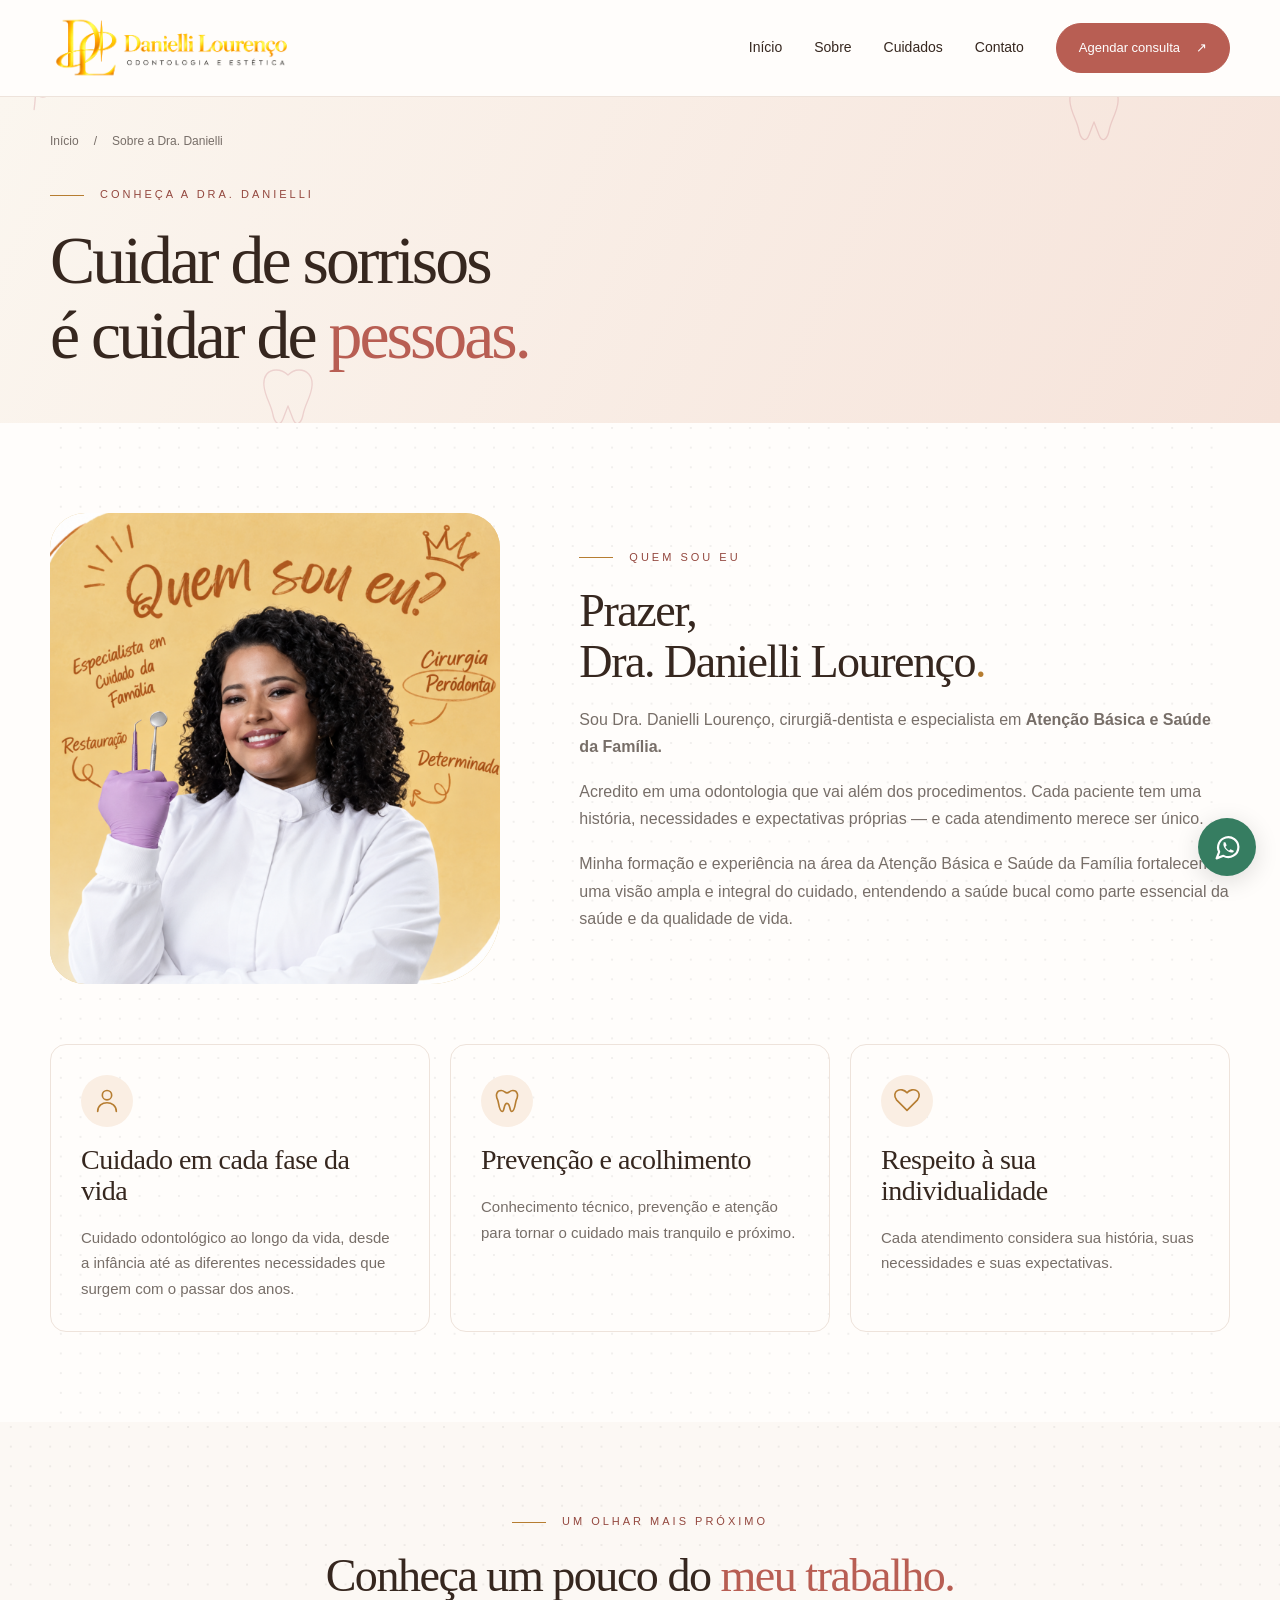
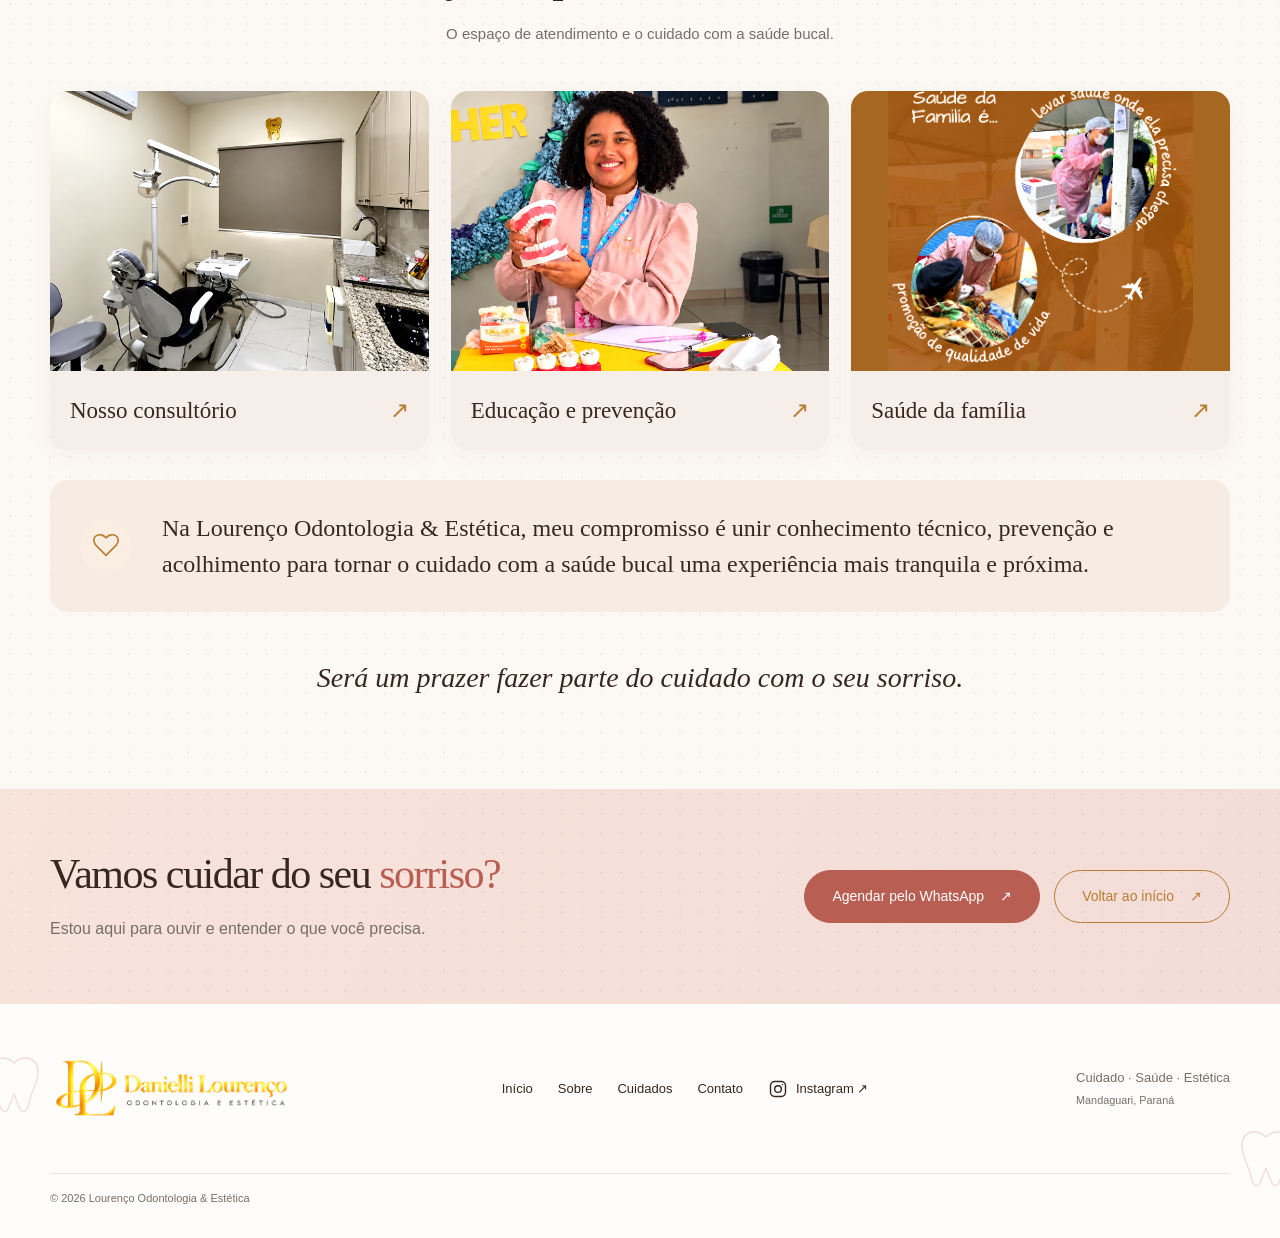
<file: sobre.html>
<!doctype html><html lang="pt-BR"><head><meta charset="UTF-8"><meta name="viewport" content="width=device-width, initial-scale=1"><meta name="color-scheme" content="only light"><meta name="theme-color" content="#b85e53"><title>Sobre a Dra. Danielli Lourenço | Lourenço Odontologia</title><meta name="description" content="Conheça a Dra. Danielli Lourenço e os cuidados da Lourenço Odontologia & Estética em Mandaguari. Agende sua consulta pelo WhatsApp."><link rel="icon" href="assets/logo.png"><link rel="stylesheet" href="styles.css"><script src="app.js" defer></script></head><body><a class="skip" href="#conteudo">Ir para o conteúdo</a><header class="header"><div class="container header-inner"><a class="brand" href="index.html" aria-label="Lourenço Odontologia — início"><img src="assets/logo.png" width="224" height="52" alt="Danielli Lourenço — Odontologia & Estética"></a><button class="menu-toggle" aria-label="Abrir menu" aria-expanded="false" aria-controls="nav"><span></span><span></span></button><nav id="nav" aria-label="Principal"><a  href="index.html">Início</a><a aria-current=page href="sobre.html">Sobre</a><a href="index.html#cuidados">Cuidados</a><a href="index.html#contato">Contato</a><a class="button " href="https://wa.me/5544999535338?text=Ol%C3%A1%21%20Gostaria%20de%20agendar%20uma%20consulta." target="_blank" rel="noopener noreferrer">Agendar consulta<span aria-hidden="true">↗</span></a></nav></div></header><main id="conteudo"><section class="about-title"><div class="container"><div class="breadcrumb"><a href="index.html">Início</a><span>/</span>Sobre a Dra. Danielli</div><span class="eyebrow">Conheça a Dra. Danielli</span><h1>Cuidar de sorrisos<br>é cuidar de <em>pessoas.</em></h1></div></section><section class="section container"><div class="about-preview"><div class="portrait reveal"><img src="assets/Sobre.png" alt="Dra. Danielli em jaleco branco" width="282" height="295"></div><div class="reveal"><span class="eyebrow">Quem sou eu</span><h2>Prazer,<br>Dra. Danielli Lourenço<span class="gold">.</span></h2><p>Sou Dra. Danielli Lourenço, cirurgiã-dentista e especialista em <strong>Atenção Básica e Saúde da Família.</strong></p><p>Acredito em uma odontologia que vai além dos procedimentos. Cada paciente tem uma história, necessidades e expectativas próprias — e cada atendimento merece ser único.</p><p>Minha formação e experiência na área da Atenção Básica e Saúde da Família fortalecem uma visão ampla e integral do cuidado, entendendo a saúde bucal como parte essencial da saúde e da qualidade de vida.</p></div></div><div class="values"><article class="value reveal"><span class="icon"><svg viewBox="0 0 24 24" fill="none" stroke="currentColor" stroke-width="1.4" stroke-linecap="round" stroke-linejoin="round" aria-hidden="true"><path d="M12 3a4 4 0 1 0 0 8 4 4 0 0 0 0-8ZM4 21c0-10 16-10 16 0"/></svg></span><h3>Cuidado em cada fase da vida</h3><p>Cuidado odontológico ao longo da vida, desde a infância até as diferentes necessidades que surgem com o passar dos anos.</p></article><article class="value reveal"><span class="icon"><svg viewBox="0 0 24 24" fill="none" stroke="currentColor" stroke-width="1.4" stroke-linecap="round" stroke-linejoin="round" aria-hidden="true"><path d="M7 3C3 3 2 7 4 11c1 2 1 10 4 10 2 0 1-7 4-7s2 7 4 7c3 0 3-8 4-10 2-4 1-8-3-8-3 0-3 2-5 2S10 3 7 3Z"/></svg></span><h3>Prevenção e acolhimento</h3><p>Conhecimento técnico, prevenção e atenção para tornar o cuidado mais tranquilo e próximo.</p></article><article class="value reveal"><span class="icon"><svg viewBox="0 0 24 24" fill="none" stroke="currentColor" stroke-width="1.4" stroke-linecap="round" stroke-linejoin="round" aria-hidden="true"><path d="M12 20 3 11C-2 4 7-1 12 5c5-6 14-1 9 6Z"/></svg></span><h3>Respeito à sua individualidade</h3><p>Cada atendimento considera sua história, suas necessidades e suas expectativas.</p></article></div></section><section class="gallery-section section"><div class="container"><div class="section-heading reveal"><span class="eyebrow">Um olhar mais próximo</span><h2>Conheça um pouco do <em>meu trabalho.</em></h2><p>O espaço de atendimento e o cuidado com a saúde bucal.</p></div><div class="gallery"><button class="photo-card reveal" data-photo="assets/consultorio.png" data-caption="Nosso consultório" aria-label="Ampliar foto: Nosso consultório"><img src="assets/consultorio.png" alt="Nosso consultório" loading="lazy" width="440" height="440"><span>Nosso consultório<span aria-hidden="true">↗</span></span></button><button class="photo-card reveal" data-photo="assets/educacao.png" data-caption="Educação e prevenção" aria-label="Ampliar foto: Educação e prevenção"><img src="assets/educacao.png" alt="Educação e prevenção" loading="lazy" width="440" height="440"><span>Educação e prevenção<span aria-hidden="true">↗</span></span></button><button class="photo-card reveal" data-photo="assets/familia.webp" data-caption="Saúde da família" aria-label="Ampliar foto: Saúde da família"><img src="assets/familia.webp" alt="Saúde da família" loading="lazy" width="440" height="440"><span>Saúde da família<span aria-hidden="true">↗</span></span></button></div><div class="statement reveal"><span class="icon"><svg viewBox="0 0 24 24" fill="none" stroke="currentColor" stroke-width="1.4" stroke-linecap="round" stroke-linejoin="round" aria-hidden="true"><path d="M12 20 3 11C-2 4 7-1 12 5c5-6 14-1 9 6Z"/></svg></span><p>Na Lourenço Odontologia & Estética, meu compromisso é unir conhecimento técnico, prevenção e acolhimento para tornar o cuidado com a saúde bucal uma experiência mais tranquila e próxima.</p></div><p class="closing-quote reveal">Será um prazer fazer parte do cuidado com o seu sorriso.</p></div></section><section class="cta"><div class="container reveal"><div><h2>Vamos cuidar do seu <em>sorriso?</em></h2><p>Estou aqui para ouvir e entender o que você precisa.</p></div><div class="actions"><a class="button " href="https://wa.me/5544999535338?text=Ol%C3%A1%21%20Gostaria%20de%20agendar%20uma%20consulta." target="_blank" rel="noopener noreferrer">Agendar pelo WhatsApp<span aria-hidden="true">↗</span></a><a class="button outline" href="index.html">Voltar ao início<span aria-hidden="true">↗</span></a></div></div></section></main><footer><div class="container footer-inner"><a class="brand" href="index.html" aria-label="Lourenço Odontologia — início"><img src="assets/logo.png" width="224" height="52" alt="Danielli Lourenço — Odontologia & Estética"></a><div><a href="index.html">Início</a><a href="sobre.html">Sobre</a><a href="index.html#cuidados">Cuidados</a><a href="index.html#contato">Contato</a><a href="https://www.instagram.com/dra.daniellilourenco/" target="_blank" rel="noopener noreferrer" aria-label="Instagram da Dra. Danielli Lourenço"><svg class="instagram-icon" viewBox="0 0 24 24" fill="none" stroke="currentColor" stroke-width="1.7" aria-hidden="true"><rect x="3" y="3" width="18" height="18" rx="5"/><circle cx="12" cy="12" r="4"/><circle cx="17.5" cy="6.5" r=".8" fill="currentColor" stroke="none"/></svg>Instagram ↗</a></div><p>Cuidado · Saúde · Estética<br><small>Mandaguari, Paraná</small></p></div><div class="container copyright">© 2026 Lourenço Odontologia & Estética</div></footer><a class="floating-wa" href="https://wa.me/5544999535338?text=Ol%C3%A1%21%20Gostaria%20de%20agendar%20uma%20consulta." target="_blank" rel="noopener noreferrer" aria-label="Conversar pelo WhatsApp"><svg viewBox="0 0 24 24" fill="none" stroke="currentColor" stroke-width="1.8" stroke-linecap="round" stroke-linejoin="round" aria-hidden="true"><path d="M21 11.5a8.4 8.4 0 0 1-12.4 7.4L3 21l2.1-5.4A8.4 8.4 0 1 1 21 11.5Z"/><path d="M8.5 8.2c.2-.5.5-.6.8-.6h.6c.2 0 .4.1.5.4l.8 1.9c.1.2.1.4-.1.6l-.6.7c-.2.2-.2.4-.1.6.6 1.1 1.5 2 2.6 2.6.2.1.4.1.6-.1l.7-.6c.2-.2.4-.2.6-.1l1.9.8c.3.1.4.3.4.5 0 .3-.1.8-.6 1-.5.3-1.4.4-2.3.1-1-.3-2.2-.9-3.4-2.1-1.2-1.2-1.8-2.4-2.1-3.4-.3-.9-.2-1.8.1-2.3Z" fill="currentColor" stroke="none"/></svg></a><dialog id="lightbox"><button class="close" aria-label="Fechar imagem">×</button><img alt=""><p></p></dialog><dialog id="review-dialog"><button class="close" aria-label="Fechar">×</button><span class="eyebrow">Sua opinião importa</span><h2>Como foi seu atendimento?</h2><p>Abra o perfil da clínica no Google e selecione <strong>“Avaliar”</strong> para escolher as estrelas e escrever seu comentário.</p><a class="button " href="https://share.google/nvGxFgw89NisVqPMQ" target="_blank" rel="noopener noreferrer">Abrir perfil no Google<span aria-hidden="true">↗</span></a><p class="small">O Google poderá pedir que você entre na sua conta.</p></dialog></body></html>
</file>
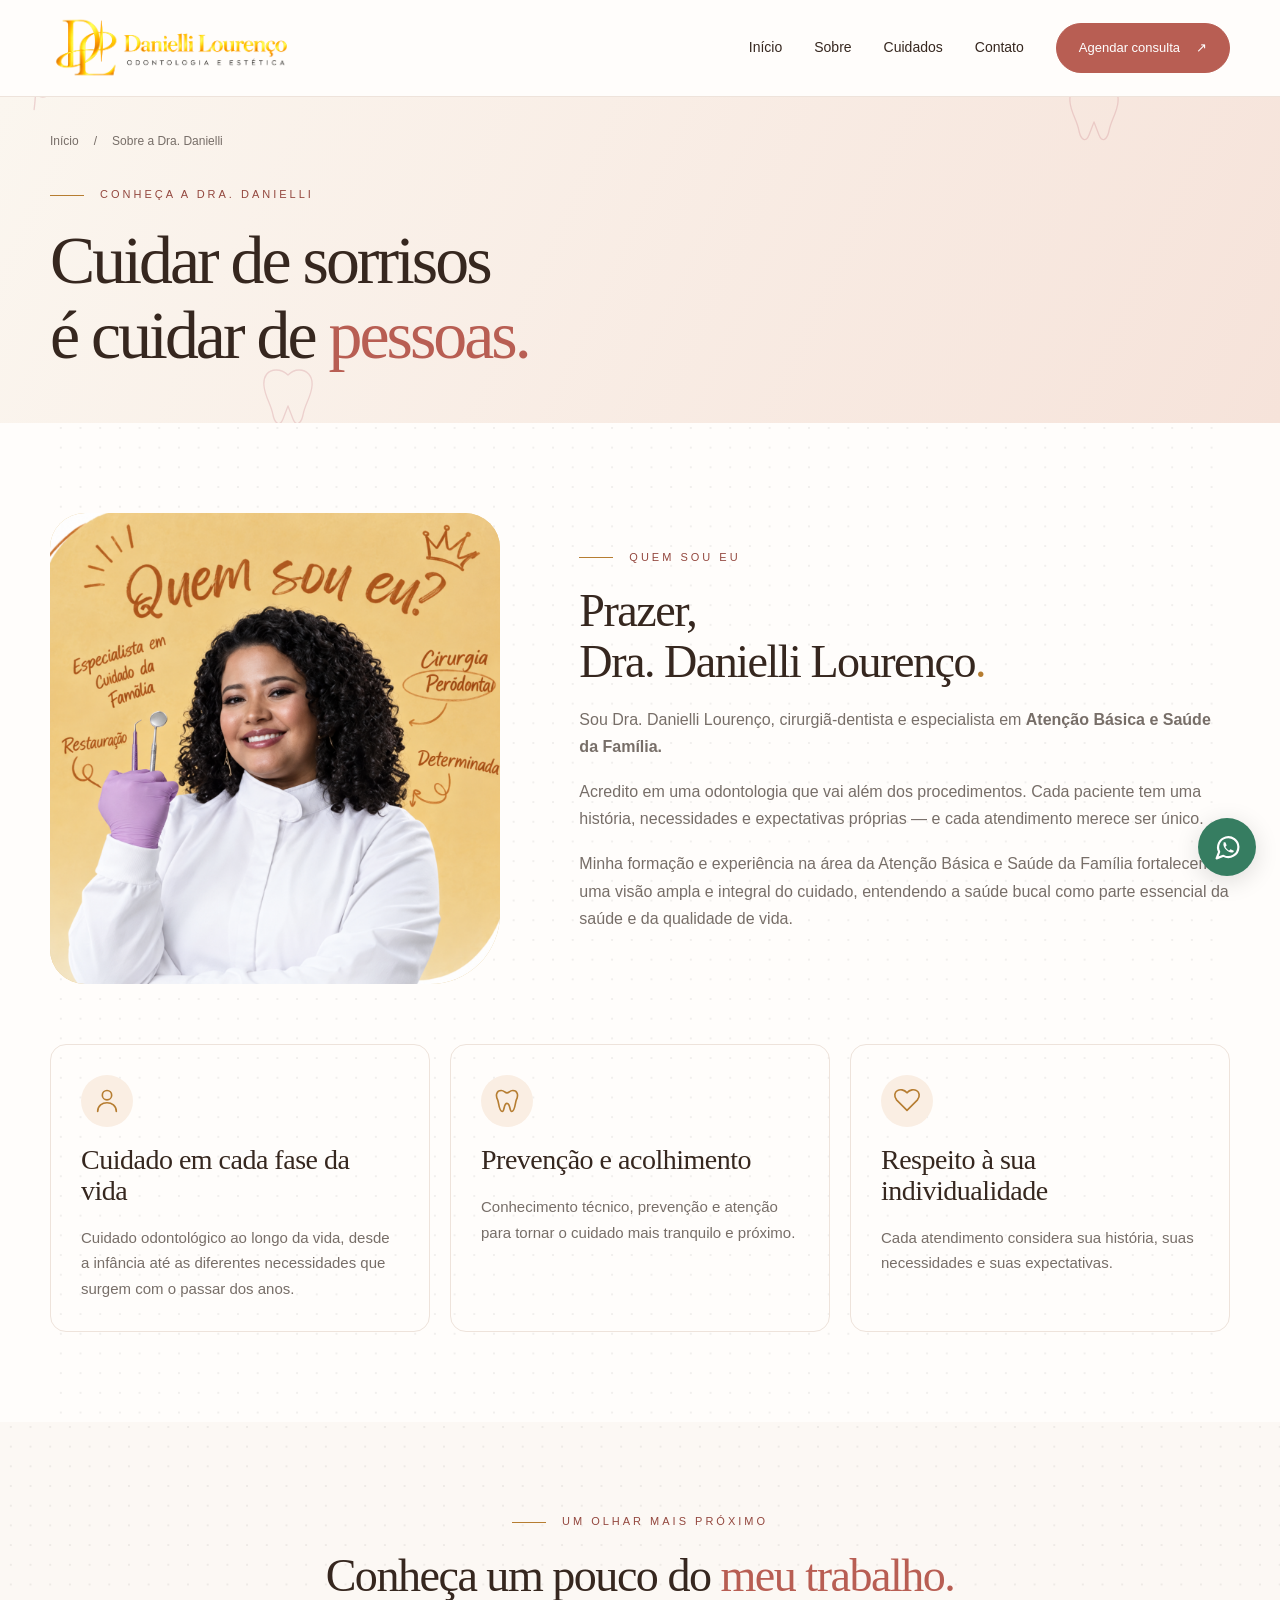
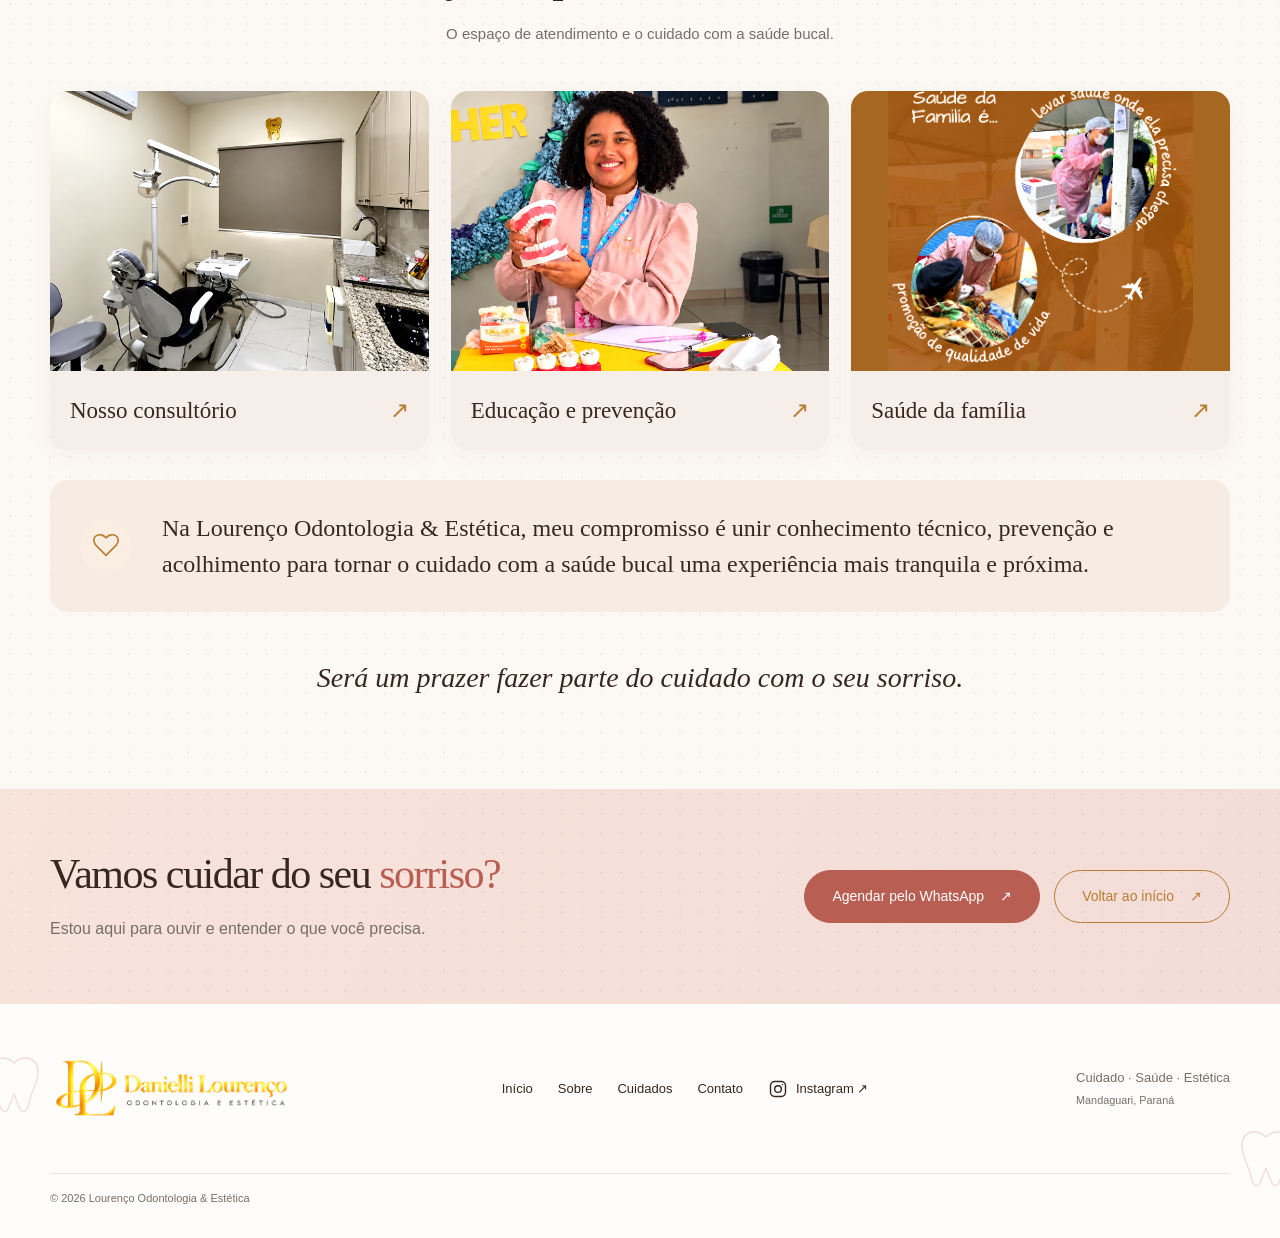
<file: lourenco-odontologia/sobre.html>
<!doctype html><html lang="pt-BR"><head><meta charset="UTF-8"><meta name="viewport" content="width=device-width, initial-scale=1"><meta name="theme-color" content="#b85e53"><title>Sobre a Dra. Danielli Lourenço | Lourenço Odontologia</title><meta name="description" content="Conheça a Dra. Danielli Lourenço e os cuidados da Lourenço Odontologia & Estética em Mandaguari. Agende sua consulta pelo WhatsApp."><link rel="icon" href="assets/logo.png"><link rel="stylesheet" href="styles.css"><script src="app.js" defer></script></head><body><a class="skip" href="#conteudo">Ir para o conteúdo</a><header class="header"><div class="container header-inner"><a class="brand" href="index.html" aria-label="Lourenço Odontologia — início"><img src="assets/logo.png" width="224" height="52" alt="Danielli Lourenço — Odontologia & Estética"></a><button class="menu-toggle" aria-label="Abrir menu" aria-expanded="false" aria-controls="nav"><span></span><span></span></button><nav id="nav" aria-label="Principal"><a  href="index.html">Início</a><a aria-current=page href="sobre.html">Sobre</a><a href="index.html#cuidados">Cuidados</a><a href="index.html#contato">Contato</a><a class="button " href="https://wa.me/5544999535338?text=Ol%C3%A1%21%20Gostaria%20de%20agendar%20uma%20consulta." target="_blank" rel="noopener noreferrer">Agendar consulta<span aria-hidden="true">↗</span></a></nav></div></header><main id="conteudo"><section class="about-title"><div class="container"><div class="breadcrumb"><a href="index.html">Início</a><span>/</span>Sobre a Dra. Danielli</div><span class="eyebrow">Conheça a Dra. Danielli</span><h1>Cuidar de sorrisos<br>é cuidar de <em>pessoas.</em></h1></div></section><section class="section container"><div class="about-preview"><div class="portrait reveal"><img src="assets/Sobre.png" alt="Dra. Danielli em jaleco branco" width="282" height="295"></div><div class="reveal"><span class="eyebrow">Quem sou eu</span><h2>Prazer,<br>Dra. Danielli Lourenço<span class="gold">.</span></h2><p>Sou Dra. Danielli Lourenço, cirurgiã-dentista e especialista em <strong>Atenção Básica e Saúde da Família.</strong></p><p>Acredito em uma odontologia que vai além dos procedimentos. Cada paciente tem uma história, necessidades e expectativas próprias — e cada atendimento merece ser único.</p><p>Minha formação e experiência na área da Atenção Básica e Saúde da Família fortalecem uma visão ampla e integral do cuidado, entendendo a saúde bucal como parte essencial da saúde e da qualidade de vida.</p></div></div><div class="values"><article class="value reveal"><span class="icon"><svg viewBox="0 0 24 24" fill="none" stroke="currentColor" stroke-width="1.4" stroke-linecap="round" stroke-linejoin="round" aria-hidden="true"><path d="M12 3a4 4 0 1 0 0 8 4 4 0 0 0 0-8ZM4 21c0-10 16-10 16 0"/></svg></span><h3>Cuidado em cada fase da vida</h3><p>Cuidado odontológico ao longo da vida, desde a infância até as diferentes necessidades que surgem com o passar dos anos.</p></article><article class="value reveal"><span class="icon"><svg viewBox="0 0 24 24" fill="none" stroke="currentColor" stroke-width="1.4" stroke-linecap="round" stroke-linejoin="round" aria-hidden="true"><path d="M7 3C3 3 2 7 4 11c1 2 1 10 4 10 2 0 1-7 4-7s2 7 4 7c3 0 3-8 4-10 2-4 1-8-3-8-3 0-3 2-5 2S10 3 7 3Z"/></svg></span><h3>Prevenção e acolhimento</h3><p>Conhecimento técnico, prevenção e atenção para tornar o cuidado mais tranquilo e próximo.</p></article><article class="value reveal"><span class="icon"><svg viewBox="0 0 24 24" fill="none" stroke="currentColor" stroke-width="1.4" stroke-linecap="round" stroke-linejoin="round" aria-hidden="true"><path d="M12 20 3 11C-2 4 7-1 12 5c5-6 14-1 9 6Z"/></svg></span><h3>Respeito à sua individualidade</h3><p>Cada atendimento considera sua história, suas necessidades e suas expectativas.</p></article></div></section><section class="gallery-section section"><div class="container"><div class="section-heading reveal"><span class="eyebrow">Um olhar mais próximo</span><h2>Conheça um pouco do <em>meu trabalho.</em></h2><p>O espaço de atendimento e o cuidado com a saúde bucal.</p></div><div class="gallery"><button class="photo-card reveal" data-photo="assets/consultorio.png" data-caption="Nosso consultório" aria-label="Ampliar foto: Nosso consultório"><img src="assets/consultorio.png" alt="Nosso consultório" loading="lazy" width="440" height="440"><span>Nosso consultório<span aria-hidden="true">↗</span></span></button><button class="photo-card reveal" data-photo="assets/educacao.png" data-caption="Educação e prevenção" aria-label="Ampliar foto: Educação e prevenção"><img src="assets/educacao.png" alt="Educação e prevenção" loading="lazy" width="440" height="440"><span>Educação e prevenção<span aria-hidden="true">↗</span></span></button><button class="photo-card reveal" data-photo="assets/familia.webp" data-caption="Saúde da família" aria-label="Ampliar foto: Saúde da família"><img src="assets/familia.webp" alt="Saúde da família" loading="lazy" width="440" height="440"><span>Saúde da família<span aria-hidden="true">↗</span></span></button></div><div class="statement reveal"><span class="icon"><svg viewBox="0 0 24 24" fill="none" stroke="currentColor" stroke-width="1.4" stroke-linecap="round" stroke-linejoin="round" aria-hidden="true"><path d="M12 20 3 11C-2 4 7-1 12 5c5-6 14-1 9 6Z"/></svg></span><p>Na Lourenço Odontologia & Estética, meu compromisso é unir conhecimento técnico, prevenção e acolhimento para tornar o cuidado com a saúde bucal uma experiência mais tranquila e próxima.</p></div><p class="closing-quote reveal">Será um prazer fazer parte do cuidado com o seu sorriso.</p></div></section><section class="cta"><div class="container reveal"><div><h2>Vamos cuidar do seu <em>sorriso?</em></h2><p>Estou aqui para ouvir e entender o que você precisa.</p></div><div class="actions"><a class="button " href="https://wa.me/5544999535338?text=Ol%C3%A1%21%20Gostaria%20de%20agendar%20uma%20consulta." target="_blank" rel="noopener noreferrer">Agendar pelo WhatsApp<span aria-hidden="true">↗</span></a><a class="button outline" href="index.html">Voltar ao início<span aria-hidden="true">↗</span></a></div></div></section></main><footer><div class="container footer-inner"><a class="brand" href="index.html" aria-label="Lourenço Odontologia — início"><img src="assets/logo.png" width="224" height="52" alt="Danielli Lourenço — Odontologia & Estética"></a><div><a href="index.html">Início</a><a href="sobre.html">Sobre</a><a href="index.html#cuidados">Cuidados</a><a href="index.html#contato">Contato</a><a href="https://www.instagram.com/dra.daniellilourenco/" target="_blank" rel="noopener noreferrer" aria-label="Instagram da Dra. Danielli Lourenço"><svg class="instagram-icon" viewBox="0 0 24 24" fill="none" stroke="currentColor" stroke-width="1.7" aria-hidden="true"><rect x="3" y="3" width="18" height="18" rx="5"/><circle cx="12" cy="12" r="4"/><circle cx="17.5" cy="6.5" r=".8" fill="currentColor" stroke="none"/></svg>Instagram ↗</a></div><p>Cuidado · Saúde · Estética<br><small>Mandaguari, Paraná</small></p></div><div class="container copyright">© 2026 Lourenço Odontologia & Estética</div></footer><a class="floating-wa" href="https://wa.me/5544999535338?text=Ol%C3%A1%21%20Gostaria%20de%20agendar%20uma%20consulta." target="_blank" rel="noopener noreferrer" aria-label="Conversar pelo WhatsApp"><svg viewBox="0 0 24 24" fill="none" stroke="currentColor" stroke-width="1.8" stroke-linecap="round" stroke-linejoin="round" aria-hidden="true"><path d="M21 11.5a8.4 8.4 0 0 1-12.4 7.4L3 21l2.1-5.4A8.4 8.4 0 1 1 21 11.5Z"/><path d="M8.5 8.2c.2-.5.5-.6.8-.6h.6c.2 0 .4.1.5.4l.8 1.9c.1.2.1.4-.1.6l-.6.7c-.2.2-.2.4-.1.6.6 1.1 1.5 2 2.6 2.6.2.1.4.1.6-.1l.7-.6c.2-.2.4-.2.6-.1l1.9.8c.3.1.4.3.4.5 0 .3-.1.8-.6 1-.5.3-1.4.4-2.3.1-1-.3-2.2-.9-3.4-2.1-1.2-1.2-1.8-2.4-2.1-3.4-.3-.9-.2-1.8.1-2.3Z" fill="currentColor" stroke="none"/></svg></a><dialog id="lightbox"><button class="close" aria-label="Fechar imagem">×</button><img alt=""><p></p></dialog><dialog id="review-dialog"><button class="close" aria-label="Fechar">×</button><span class="eyebrow">Sua opinião importa</span><h2>Como foi seu atendimento?</h2><p>Abra o perfil da clínica no Google e selecione <strong>“Avaliar”</strong> para escolher as estrelas e escrever seu comentário.</p><a class="button " href="https://share.google/nvGxFgw89NisVqPMQ" target="_blank" rel="noopener noreferrer">Abrir perfil no Google<span aria-hidden="true">↗</span></a><p class="small">O Google poderá pedir que você entre na sua conta.</p></dialog></body></html>
</file>
<file: styles.css>
:root{--paper:#fffdfb;--ink:#36271f;--muted:#776e68;--rose:#b85e53;--rose-dark:#93473e;--gold:#b67d31;--line:#eee3db;--blush:#f5e4dc;--serif:Georgia,'Times New Roman',serif}*{box-sizing:border-box}html{color-scheme:only light;scroll-behavior:smooth;scroll-padding-top:110px;overflow-x:clip}body{margin:0;background:var(--paper);color:var(--ink);font-family:Arial,Helvetica,sans-serif;line-height:1.7}body.locked{overflow:hidden}img{display:block;max-width:100%}a{color:inherit;text-decoration:none}button{font:inherit;color:inherit;cursor:pointer}button,a{-webkit-tap-highlight-color:transparent}button:focus-visible,a:focus-visible,summary:focus-visible{outline:3px solid var(--gold);outline-offset:5px}h1,h2,h3,p{margin:0}h1,h2,h3{font-family:var(--serif);font-weight:400;line-height:1.1}h1{font-size:clamp(45px,5.8vw,82px);letter-spacing:-3px}h2{font-size:clamp(32px,3.6vw,49px);letter-spacing:-1.5px}h3{font-size:25px;letter-spacing:-.5px}p{color:var(--muted);margin:18px 0}em{font-style:normal;color:var(--rose)}.gold{color:var(--gold)}.container{width:min(1180px,calc(100% - 80px));margin:auto}.section{padding-top:90px;padding-bottom:90px}.header{position:sticky;top:0;z-index:30;background:rgba(255,253,251,.97);border-bottom:1px solid var(--line)}.header-inner{display:flex;align-items:center;justify-content:space-between;min-height:96px;gap:24px}.brand{flex-shrink:0}.brand img{width:244px;height:auto;filter:saturate(1.45)contrast(1.12)brightness(1.08)}.header nav{display:flex;align-items:center;gap:32px;font-size:14px}.header nav>a:not(.button){position:relative;padding:10px 0}.header nav>a[aria-current]:after{content:'';position:absolute;bottom:0;left:0;right:0;height:2px;background:var(--gold)}.header .button{padding:12px 22px;font-size:13px}.menu-toggle{display:none}.button{display:inline-flex;align-items:center;justify-content:center;gap:16px;background:var(--rose);border:1px solid var(--rose);color:white;border-radius:100px;padding:16px 27px;font-size:14px;line-height:1.4;transition:background .25s,transform .25s,box-shadow .25s;text-align:center;min-height:50px}.button:hover{background:var(--rose-dark);transform:translateY(-3px);box-shadow:0 8px 20px #93473e20}.button.outline{color:var(--gold);background:transparent;border-color:var(--gold)}.button.outline:hover{background:#f8eee5}.button svg{width:21px;height:21px}.eyebrow{display:block;color:var(--rose-dark);font-size:11px;text-transform:uppercase;letter-spacing:3px;font-weight:500;margin-bottom:20px}.eyebrow:before{content:'';display:inline-block;width:34px;height:1px;background:var(--gold);vertical-align:middle;margin-right:16px}.hero{background:linear-gradient(120deg,#f9f1ea,#f2d7ce);overflow:hidden}.hero-inner{display:grid;grid-template-columns:1fr 1fr;align-items:center;min-height:620px}.hero-copy{padding:65px 0;position:relative;z-index:1}.hero-copy p{font-size:20px;line-height:1.5;margin:26px 0}.hero-photo{align-self:stretch;display:flex;align-items:flex-end;margin-right:-50px}.hero-photo img{width:100%;height:100%;object-fit:cover;object-position:center;mix-blend-mode:normal;filter:saturate(1.38)contrast(1.16)brightness(1.12)}.text-link{display:block;width:fit-content;font-size:14px;margin-top:24px;padding-bottom:5px;border-bottom:1px solid var(--gold)}.text-link span{margin-left:24px}.section-heading{text-align:center;max-width:850px;margin:0 auto 44px}.section-heading p{font-size:15px;line-height:1.8}.services{display:grid;grid-template-columns:1fr 1fr;gap:14px;max-width:1050px;margin:auto}.service{border:1px solid var(--line);border-radius:16px;background:#fff;transition:border-color .25s,box-shadow .25s}.service:last-child{grid-column:1/-1}.service:hover{border-color:#d9b58d;box-shadow:0 8px 22px #78533c09}.service summary{list-style:none;display:flex;align-items:center;gap:18px;padding:18px 22px;cursor:pointer;font-family:var(--serif);font-size:20px;line-height:1.4}.service summary::-webkit-details-marker{display:none}.icon{display:inline-flex;align-items:center;justify-content:center;background:#faeee3;color:var(--gold);width:52px;height:52px;border-radius:50%;flex-shrink:0}.icon svg{width:28px;height:28px}.plus{margin-left:auto;color:var(--gold);font:24px Arial}.service[open] .plus{transform:rotate(45deg)}.service-description{padding:0 24px 22px 92px;font-size:14px}.service-description p{margin:0 0 12px}.service-description a{color:var(--rose);text-decoration:underline}.about-preview{display:grid;grid-template-columns:.85fr 1.15fr;align-items:center;gap:75px}.about-preview p{font-size:16px}.about-preview .accent{color:var(--rose);font-size:21px}.portrait{border-radius:35px 35px 70px 35px;overflow:hidden;max-width:450px;background:#e7c786}.portrait img{width:100%;height:auto}.about-preview .button{margin-top:15px}.reviews-section{background:linear-gradient(#fdf9f6,#fffdfb)}.reviews{display:grid;grid-template-columns:repeat(3,1fr);gap:20px}.review{border:1px solid var(--line);background:#fff;border-radius:18px;padding:30px;text-align:center}.avatar{display:flex;align-items:center;justify-content:center;margin:0 auto 14px;background:var(--blush);color:var(--rose-dark);width:50px;height:50px;border-radius:50%;font-size:14px}.stars{color:var(--gold);letter-spacing:3px;font-size:15px}.review blockquote{font-size:16px;color:var(--muted);margin:20px 0;min-height:82px}.review strong{font-size:14px;font-weight:500}.review small{display:block;color:var(--muted);font-size:12px;margin-top:4px}.review-source{text-align:center;font-size:12px}.review-source a{text-decoration:underline}.actions{display:flex;align-items:center;gap:14px;flex-wrap:wrap;margin-top:26px}.centered{justify-content:center}.info-grid{display:grid;grid-template-columns:1fr 1fr;gap:22px;margin-bottom:85px}.info-card{display:flex;align-items:flex-start;gap:22px;padding:30px;border:1px solid var(--line);border-radius:18px}.info-card>div{flex:1}.info-card h3{font-size:24px}.info-card p{font-size:14px;margin:15px 0}.info-card dl{margin:16px 0 0;font-size:14px}.info-card dl>div{display:flex;justify-content:space-between;gap:12px;border-bottom:1px solid var(--line);padding:9px 0}.info-card dd{margin:0}.info-card .text-link{margin-top:12px}.location{display:grid;grid-template-columns:1fr 1fr;align-items:center;gap:60px}.location p{font-size:16px}.phone{color:var(--rose);font-size:20px}.map{height:350px;border-radius:24px;overflow:hidden;position:relative;background:var(--blush);border:1px solid var(--line)}.map iframe{border:0;width:100%;height:100%}.map-fallback{position:absolute;bottom:14px;left:50%;transform:translateX(-50%);background:#fff;padding:8px 18px;font-size:12px;border-radius:100px;white-space:nowrap;box-shadow:0 3px 18px #0002}.cta{background:linear-gradient(115deg,#f5dfd4,#f2d5d0);padding:62px 0}.cta>.container{display:flex;justify-content:space-between;align-items:center;gap:40px}.cta h2{font-size:42px}.cta p{margin-bottom:0}.cta .actions{margin-top:0;flex-shrink:0}.footer-inner{display:flex;align-items:center;justify-content:space-between;gap:30px;padding:44px 0}.footer-inner>div{display:flex;gap:25px;font-size:13px}.footer-inner p{font-size:13px}.copyright{font-size:11px;color:var(--muted);padding:15px 0 30px;border-top:1px solid var(--line)}.floating-wa{position:fixed;right:24px;bottom:24px;z-index:25;display:flex;align-items:center;justify-content:center;width:58px;height:58px;background:#367d61;color:#fff;border-radius:50%;box-shadow:0 5px 24px #0002;transition:transform .25s}.floating-wa:hover{transform:translateY(-4px)}.floating-wa svg{width:29px;height:29px}.about-title{background:linear-gradient(115deg,#fbf6ef,#f6e3da);padding:34px 0 50px}.breadcrumb{display:flex;gap:15px;font-size:12px;color:var(--muted);margin-bottom:34px}.about-title h1{font-size:clamp(44px,5.3vw,73px)}.values{display:grid;grid-template-columns:repeat(3,1fr);gap:20px;margin-top:60px}.value{padding:30px;border:1px solid var(--line);border-radius:16px}.value h3{margin-top:18px;font-size:28px}.value p{font-size:15px;margin-bottom:0}.gallery-section{background:#fcf7f2}.gallery{display:grid;grid-template-columns:repeat(3,1fr);gap:22px}.photo-card{border:0;background:#f6eee8;box-shadow:0 8px 30px #5c372b09;border-radius:17px;overflow:hidden;padding:0;text-align:left;transition:transform .3s,box-shadow .3s}.photo-card:hover{transform:translateY(-6px);box-shadow:0 14px 30px #5c372b09}.photo-card img{display:block;width:100%;height:280px;object-fit:cover;filter:saturate(1.18)contrast(1.06)brightness(1.04);background:#f4e7dd;transition:transform .55s ease}.photo-card:last-child img{object-fit:contain;background:#966630}.photo-card>span{display:flex;align-items:center;justify-content:space-between;padding:20px;font-family:var(--serif);font-size:23px}.photo-card>span>span{color:var(--gold)}.statement{display:flex;align-items:center;gap:30px;border-radius:18px;background:#f7ece3;padding:30px;margin-top:30px}.statement p{font:24px/1.5 var(--serif);margin:0;color:var(--ink)}.closing-quote{font:italic 28px/1.5 var(--serif);text-align:center;margin:45px 0 0;color:var(--ink)}dialog{border:1px solid var(--line);padding:42px;border-radius:24px;max-width:min(560px,calc(100% - 32px));max-height:90dvh;overflow:auto;color:var(--ink);background:var(--paper)}dialog::backdrop{background:#211914bd;backdrop-filter:blur(5px)}dialog .close{position:absolute;right:12px;top:8px;border:0;background:transparent;font-size:30px;width:40px;height:40px}dialog h2{font-size:34px}.small{font-size:12px}#lightbox{max-width:min(900px,calc(100% - 32px));padding:45px 20px 15px}#lightbox img{max-height:72dvh;object-fit:contain;margin:auto}#lightbox p{text-align:center;margin:12px 0}.skip{position:fixed;left:20px;top:-100px;background:white;z-index:100;padding:10px}.skip:focus{top:10px}.reveal{opacity:1;transform:none}.motion .reveal:not(.visible){opacity:0;transform:translateY(22px)}.motion .reveal{transition:opacity .7s ease,transform .7s ease}.motion .reveal.visible{opacity:1;transform:none}
@media(min-width:1400px){.hero-photo{margin-right:-100px}}@media(max-width:1050px){.container{width:calc(100% - 48px)}.header nav{gap:18px}.brand img{width:210px}.header .button{padding:12px 17px}.hero-inner{min-height:530px}h1{letter-spacing:-2px}.hero-photo{margin-right:-24px}.about-preview{gap:40px}.cta>.container{flex-direction:column;align-items:flex-start}.gallery{gap:16px}.photo-card img{height:260px}.photo-card>span{font-size:20px}.info-card{padding:24px;gap:16px}.location{gap:35px}.footer-inner{flex-wrap:wrap}.section{padding-top:65px;padding-bottom:65px}}@media(max-width:780px){.header-inner{min-height:80px}.menu-toggle{display:flex;flex-direction:column;justify-content:center;gap:7px;background:none;border:1px solid var(--line);border-radius:50%;width:44px;height:44px;align-items:center;z-index:32}.menu-toggle span{width:19px;height:1.5px;background:var(--ink);transition:transform .25s}.menu-toggle[aria-expanded=true] span:first-child{transform:translateY(4px) rotate(45deg)}.menu-toggle[aria-expanded=true] span:last-child{transform:translateY(-4px) rotate(-45deg)}.header nav{display:none;position:absolute;top:100%;left:0;width:100%;background:var(--paper);padding:24px;box-shadow:0 18px 30px #0001;flex-direction:column;align-items:stretch;gap:10px}.header nav.open{display:flex}.header nav>a{text-align:center}.hero-inner{grid-template-columns:1fr 1fr;min-height:480px}.hero-copy{padding:45px 0}h1{font-size:49px}.hero-copy .eyebrow{font-size:9px;letter-spacing:1.5px}.hero-copy p{font-size:17px}.hero-copy .button{padding:14px 18px;font-size:12px}.hero-photo img{object-position:58% center}.service summary{font-size:17px;padding:15px;gap:12px}.icon{width:44px;height:44px}.icon svg{width:25px;height:25px}.service-description{padding-left:22px}.reviews{grid-template-columns:1fr}.review{display:grid;grid-template-columns:55px 1fr;column-gap:18px;text-align:left;padding:24px}.review .avatar{grid-row:1/5;margin:0}.review blockquote{min-height:0;margin:10px 0}.info-grid{grid-template-columns:1fr;margin-bottom:55px}.location{grid-template-columns:1fr}.about-preview{gap:30px}.about-preview h2{font-size:32px}.about-preview p{font-size:14px}.values{gap:12px}.value{padding:20px}.value h3{font-size:23px}.value p{font-size:13px}.gallery{grid-template-columns:1fr 1fr}.photo-card:last-child{grid-column:1/-1;width:calc(50% - 8px);justify-self:center}.photo-card img{height:290px}.statement p{font-size:20px}.closing-quote{font-size:24px}.cta h2{font-size:36px}}@media(max-width:540px){.container{width:calc(100% - 36px)}.brand img{width:205px}.hero-inner{display:flex;flex-direction:column;align-items:stretch}.hero-copy{padding:42px 0 30px}.hero-copy h1{font-size:57px;letter-spacing:-2.5px}.hero-copy h1 br:last-of-type{display:none}.hero-photo{margin:0 -18px;height:330px}.hero-photo img{object-fit:cover;object-position:center 24%;mix-blend-mode:normal}.hero-copy .button{font-size:14px;padding:16px 24px}.hero-copy p br{display:none}.hero-copy .eyebrow{font-size:9px;letter-spacing:1.5px}.section{padding-top:52px;padding-bottom:52px}.section-heading{margin-bottom:28px}.section-heading h2{font-size:33px}.section-heading p{font-size:14px}.section-heading p br{display:none}.eyebrow{font-size:9px;letter-spacing:2px}.eyebrow:before{width:22px;margin-right:10px}.services{grid-template-columns:1fr;gap:10px}.service:last-child{grid-column:auto}.service summary{font-size:19px}.about-preview{grid-template-columns:1fr;gap:30px}.portrait{max-width:340px;width:100%;margin:auto}.about-preview h2{font-size:37px}.about-preview p{font-size:15px}.about-preview .accent{font-size:19px}.actions{gap:12px}.centered .button{width:100%}.info-card{padding:22px 18px;gap:14px}.info-card h3{font-size:22px}.info-card dt,.info-card dd{font-size:13px}.location h2{font-size:36px}.map{height:300px}.location .actions .button{font-size:13px;padding:14px 21px}.cta{padding:42px 0}.cta h2{font-size:34px}.cta>.container{gap:25px}.cta .actions{width:100%;align-items:stretch;flex-direction:column}.footer-inner{gap:20px;padding:32px 0;flex-direction:column;align-items:flex-start}.footer-inner>div{gap:24px}.footer-inner p{margin:0}.floating-wa{width:52px;height:52px;right:16px;bottom:16px}.about-title{padding-top:25px;padding-bottom:35px}.about-title h1{font-size:43px;letter-spacing:-1.8px}.breadcrumb{margin-bottom:25px}.values{grid-template-columns:1fr;margin-top:35px}.value{display:grid;grid-template-columns:45px 1fr;gap:12px 18px}.value .icon{grid-row:1/3}.value h3{margin:0;font-size:24px}.value p{margin:0;font-size:14px}.gallery{grid-template-columns:1fr;gap:22px}.photo-card:last-child{grid-column:auto;width:100%}.photo-card img{height:340px}.photo-card:last-child img{height:auto;aspect-ratio:1.07;object-fit:contain}.statement{padding:24px;gap:18px;align-items:flex-start}.statement p{font-size:18px}.closing-quote{font-size:22px}.photo-card>span{font-size:23px}dialog{padding:42px 24px 24px}dialog h2{font-size:30px}}
@media(prefers-reduced-motion:reduce){html{scroll-behavior:auto}*,*:before,*:after{transition:none!important;animation:none!important}.motion .reveal:not(.visible){opacity:1;transform:none}}

.footer-inner>div{flex-wrap:wrap}

/* Interações de navegação e cartões */
.header nav>a:not(.button):after{content:'';position:absolute;bottom:0;left:0;right:auto;width:100%;height:2px;background:var(--gold);transform:scaleX(0);transform-origin:left;transition:transform .28s ease}
.header nav>a[aria-current]:after{transform:scaleX(0)}
.header nav>a:not(.button):hover:after,.header nav>a:not(.button):focus-visible:after{transform:scaleX(1)}
.service,.review,.value,.info-card,.photo-card{transition:transform .35s ease,box-shadow .35s ease,border-color .35s ease}
.service .icon,.value .icon,.info-card .icon{transition:transform .35s ease,background .35s ease}
.instagram-icon{width:20px;height:20px;vertical-align:middle;flex-shrink:0;margin-right:8px}
a:has(.instagram-icon){display:inline-flex;align-items:center}
.hero-photo img{object-fit:contain;object-position:center bottom;mix-blend-mode:normal;height:100%;width:100%}
@media(hover:hover) and (pointer:fine){
.service:hover,.review:hover,.value:hover,.info-card:hover{transform:translateY(-7px);box-shadow:0 14px 32px #7d4e2916;border-color:#d8b78c}
.service:hover .icon,.value:hover .icon,.info-card:hover .icon{transform:rotate(-6deg) scale(1.08);background:#f4dfcd}
.photo-card:hover{transform:translateY(-8px);box-shadow:0 18px 35px #7d4e2920}
.photo-card img{transition:transform .55s ease}.photo-card:hover img{transform:scale(1.025)}
}
@media(max-width:540px){.hero-photo{height:360px;background:linear-gradient(120deg,#fbf5ef,#f4dfd6)}.hero-photo img{object-fit:contain;object-position:center bottom}}
@media(prefers-reduced-motion:reduce){.service:hover,.review:hover,.value:hover,.info-card:hover,.photo-card:hover,.photo-card:hover img,.service:hover .icon,.value:hover .icon,.info-card:hover .icon{transform:none}}

/* Entradas suaves com sequência entre os cartões */
.motion .reveal{transition:opacity .8s cubic-bezier(.2,.7,.2,1) var(--reveal-delay,0ms),transform .8s cubic-bezier(.2,.7,.2,1) var(--reveal-delay,0ms),box-shadow .35s ease,border-color .35s ease}
.motion .reveal:not(.visible){transform:translateY(32px)}
@media(prefers-reduced-motion:reduce){.motion .reveal:not(.visible){transform:none;opacity:1}}

.location a[href^="https://www.instagram.com"]{display:flex;align-items:center;gap:9px;width:fit-content;margin-top:18px;padding:10px 16px;border:0;border-radius:999px;background:linear-gradient(115deg,#f5dfd4,#f2d5d0);color:var(--rose);font-size:14px;line-height:1.4;text-decoration:none;transition:transform .25s,box-shadow .25s}.location a[href^="https://www.instagram.com"] .instagram-icon{margin-right:0}@media(hover:hover) and (pointer:fine){.location a[href^="https://www.instagram.com"]:hover{transform:translateY(-2px);box-shadow:0 7px 18px #d6297633}}

.hero,.about-preview{position:relative;isolation:isolate}
.flower-decoration{position:absolute;inset:0;z-index:0;overflow:hidden;pointer-events:none}
.hero-inner,.about-preview> :not(.flower-decoration){position:relative;z-index:1}
.flower-decoration__item{position:absolute;width:clamp(76px,9vw,116px);height:auto;opacity:.38;animation:flower-drift 17s ease-in-out infinite}
.flower-decoration__item--rose{color:#c87983}
.flower-decoration__item--gold{color:#c4a064;animation-delay:-8s}
.hero .flower-decoration__item--rose{top:9%;right:5%}
.hero .flower-decoration__item--gold{bottom:5%;left:4%}
.about-preview .flower-decoration__item--rose{top:4%;left:3%}
.about-preview .flower-decoration__item--gold{right:3%;bottom:4%}
@keyframes flower-drift{0%,100%{transform:translateY(0) rotate(-4deg)}50%{transform:translateY(-9px) rotate(5deg)}}
@media(max-width:540px){.flower-decoration__item{width:64px;opacity:.32}.flower-decoration__item--gold{display:none}.hero .flower-decoration__item--rose{top:7%;right:2%}.about-preview .flower-decoration__item--rose{top:2%;left:0}}
@media(prefers-reduced-motion:reduce){.flower-decoration__item{animation:none}}
.flowered-section{position:relative;isolation:isolate}
.flowered-section> :not(.flower-decoration){position:relative;z-index:1}
.flowered-section .flower-decoration__item{opacity:.28}
.flower-decoration--care .flower-decoration__item--rose{top:-20px;left:-24px}
.flower-decoration--care .flower-decoration__item--gold{right:-25px;bottom:-28px}
.flower-decoration--reviews .flower-decoration__item--rose{top:18%;left:-26px}
.flower-decoration--reviews .flower-decoration__item--gold{right:-28px;bottom:4%}
.flower-decoration--contact .flower-decoration__item--rose{top:-24px;right:-22px}
.flower-decoration--contact .flower-decoration__item--gold{bottom:-30px;left:-25px}
.flower-decoration--cta .flower-decoration__item--rose{top:-28px;left:7%}
.flower-decoration--cta .flower-decoration__item--gold{right:6%;bottom:-32px}
.flower-decoration--about-title .flower-decoration__item--rose{top:-90px;left:-20px}
.flower-decoration--about-title .flower-decoration__item--gold{right:-74px;bottom:-24px}
.flower-decoration--about-preview .flower-decoration__item--rose{top:-24px;left:-24px}
.flower-decoration--about-preview .flower-decoration__item--gold{right:-22px;bottom:-24px}
.flower-decoration--gallery .flower-decoration__item--rose{top:-22px;right:-22px}
.flower-decoration--gallery .flower-decoration__item--gold{bottom:-24px;left:-22px}
.flower-decoration--about-cta .flower-decoration__item--rose{top:-66px;right:-20px}
.flower-decoration--about-cta .flower-decoration__item--gold{bottom:-60px;left:-20px}
@media(max-width:1050px){
.flower-decoration--care .flower-decoration__item--rose{top:-16px;left:-20px}
.flower-decoration--care .flower-decoration__item--gold{right:-20px;bottom:-24px}
.flower-decoration--reviews .flower-decoration__item--rose{top:22%;left:-21px}
.flower-decoration--reviews .flower-decoration__item--gold{right:-22px;bottom:3%}
.flower-decoration--contact .flower-decoration__item--rose{top:-18px;right:-18px}
.flower-decoration--contact .flower-decoration__item--gold{bottom:-24px;left:-20px}
.flower-decoration--cta .flower-decoration__item--rose{top:-20px;left:4%}
.flower-decoration--cta .flower-decoration__item--gold{right:4%;bottom:-25px}
.flower-decoration--about-title .flower-decoration__item--rose{top:-60px;left:-16px}
.flower-decoration--about-title .flower-decoration__item--gold{right:-70px;bottom:-20px}
.flower-decoration--about-preview .flower-decoration__item--rose{top:-20px;left:-19px}
.flower-decoration--about-preview .flower-decoration__item--gold{right:-18px;bottom:-20px}
.flower-decoration--gallery .flower-decoration__item--rose{top:-18px;right:-18px}
.flower-decoration--gallery .flower-decoration__item--gold{bottom:-20px;left:-18px}
.flower-decoration--about-cta .flower-decoration__item--rose{top:-60px;right:-16px}
.flower-decoration--about-cta .flower-decoration__item--gold{bottom:-60px;left:-16px}
}
@media(max-width:780px){
.flower-decoration--care .flower-decoration__item--rose{top:16%;left:-16px}
.flower-decoration--care .flower-decoration__item--gold{right:-16px;bottom:-20px}
.flower-decoration--reviews .flower-decoration__item--rose{top:auto;bottom:-20px;left:-16px}
.flower-decoration--reviews .flower-decoration__item--gold{right:-17px;bottom:12%}
.flower-decoration--contact .flower-decoration__item--rose{top:-14px;right:-14px}
.flower-decoration--contact .flower-decoration__item--gold{bottom:-18px;left:-15px}
.flower-decoration--cta .flower-decoration__item--rose{top:-16px;left:2%}
.flower-decoration--cta .flower-decoration__item--gold{right:2%;bottom:-19px}
.flower-decoration--about-title .flower-decoration__item--rose{top:-50px;left:-14px}
.flower-decoration--about-title .flower-decoration__item--gold{right:-66px;bottom:-20px}
.flower-decoration--about-preview .flower-decoration__item--rose{top:-14px;left:-14px}
.flower-decoration--gallery .flower-decoration__item--rose{top:-14px;right:-14px}
.flower-decoration--about-cta .flower-decoration__item--rose{top:-55px;right:-12px}
.flowered-section .flower-decoration__item{width:clamp(54px,8vw,76px);opacity:.24}
}
@media(max-width:540px){
.brand img{width:min(205px,calc(100vw - 140px))}
.flower-decoration--care .flower-decoration__item--rose{top:auto;right:-13px;bottom:-18px;left:auto}
.flower-decoration--reviews .flower-decoration__item--rose{bottom:-18px;left:-13px}
.flower-decoration--contact .flower-decoration__item--rose{top:-12px;right:-12px}
.flower-decoration--cta .flower-decoration__item--rose{top:-15px;left:1%}
.flower-decoration--about-title .flower-decoration__item--rose{top:-40px;left:-12px}
.flower-decoration--about-title .flower-decoration__item--gold{right:-62px;bottom:-20px}
.flower-decoration--about-preview .flower-decoration__item--rose{top:-12px;left:-12px}
.flower-decoration--gallery .flower-decoration__item--rose,.flower-decoration--gallery .flower-decoration__item--gold{display:none}
.flower-decoration--about-cta .flower-decoration__item--rose{top:-45px;right:-12px}
}

.flower-decoration--care::after,.flower-decoration--reviews::after,.flower-decoration--cta::after,.flower-decoration--about-preview::after,.flower-decoration--gallery::after,.flower-decoration--about-cta::after{content:"";position:absolute;top:-22px;right:-18px;width:clamp(48px,5.5vw,70px);aspect-ratio:64/80;opacity:.34;pointer-events:none;background:var(--tooth-svg) center/contain no-repeat;animation:tooth-drift 19s ease-in-out infinite}
.flower-decoration--reviews::after{top:42%;right:-24px;animation-delay:-6s}
.flower-decoration--cta::after{top:auto;right:34%;bottom:-30px;animation-delay:-11s}
.flower-decoration--about-preview::after{top:36%;right:-18px;animation-delay:-6s}
.flower-decoration--gallery::after{top:auto;right:12%;bottom:-24px;animation-delay:-13s}
.flower-decoration--about-cta::after{top:8px;right:auto;left:-18px;animation-delay:-11s}
@keyframes tooth-drift{0%,100%{transform:translateY(0) rotate(-5deg)}50%{transform:translateY(-7px) rotate(4deg)}}
@media(max-width:780px){
.flower-decoration--reviews::after,.flower-decoration--about-preview::after{display:none}
.flower-decoration--care::after,.flower-decoration--cta::after,.flower-decoration--about-preview::after,.flower-decoration--gallery::after,.flower-decoration--about-cta::after{width:clamp(42px,7vw,56px);opacity:.3}
}
@media(max-width:540px){
.flower-decoration--care::after,.flower-decoration--about-preview::after,.flower-decoration--gallery::after{display:none}
.flower-decoration--cta::after{top:-18px;right:-12px;bottom:auto;width:44px;opacity:.27}
.flower-decoration--about-cta::after{top:4px;left:-12px;width:40px;opacity:.27}
}
@media(prefers-reduced-motion:reduce){.flower-decoration--care::after,.flower-decoration--reviews::after,.flower-decoration--cta::after,.flower-decoration--about-preview::after,.flower-decoration--gallery::after,.flower-decoration--about-cta::after{animation:none}}

:root{--tooth-svg:url("data:image/svg+xml,%3Csvg xmlns='http://www.w3.org/2000/svg' viewBox='0 0 64 80' fill='none' stroke='%23c87983' stroke-width='1.35' stroke-linecap='round' stroke-linejoin='round'%3E%3Cpath d='M20 7C12 7 7 13 8 23c1 11 7 18 9 29 2 9 7 12 10 4l5-13 5 13c3 8 8 5 10-4 2-11 8-18 9-29C57 13 51 7 43 7c-5 0-8 2-11 5-3-3-7-5-12-5Z'/%3E%3C/svg%3E")}
.hero .flower-decoration::before,.hero .flower-decoration::after,.about-preview .flower-decoration::before,.about-preview .flower-decoration::after,.about-title::before,.about-title::after,footer::before,footer::after{content:"";position:absolute;z-index:0;width:clamp(43px,5vw,64px);aspect-ratio:64/80;pointer-events:none;opacity:.26;background:var(--tooth-svg) center/contain no-repeat;animation:tooth-drift 21s ease-in-out infinite}
.hero .flower-decoration::before{top:-16px;left:-16px}
.hero .flower-decoration::after{right:8%;bottom:-17px;animation-delay:-7s}
.about-preview .flower-decoration::before{top:-16px;right:-16px;animation-delay:-4s}
.about-preview .flower-decoration::after{bottom:-16px;left:4%;animation-delay:-11s}
.about-page-preview::before,.about-page-preview::after{display:none}
.about-title{position:relative;isolation:isolate;overflow:clip}
.about-title::before{top:-18px;right:12%;animation-delay:-4s}
.about-title::after{bottom:-20px;left:20%;animation-delay:-11s}
footer{position:relative;isolation:isolate;overflow:hidden}
footer::before{top:20%;left:-18px;animation-delay:-10s}
footer::after{right:-18px;bottom:14%;animation-delay:-16s}
.footer-inner,.copyright,.about-title>.container{position:relative;z-index:1}
@media(max-width:780px){
.hero .flower-decoration::before,.hero .flower-decoration::after,.about-preview .flower-decoration::before,.about-preview .flower-decoration::after,.about-title::before,.about-title::after,footer::before,footer::after{width:42px;opacity:.22}
}
@media(max-width:540px){
.hero .flower-decoration::after,.about-preview .flower-decoration::after,.about-title::after,footer::after{display:none}
.about-preview::before,.about-preview::after,footer::before,.about-title::before{display:none}
.hero .flower-decoration::before,.about-preview .flower-decoration::before,.about-title::before,footer::before{width:34px;opacity:.2}
.hero .flower-decoration::before{top:5px;left:-11px}
.about-preview .flower-decoration::before{top:-12px;right:-12px}
.about-title::before{top:-12px;right:3%}
footer::before{top:24%;left:-12px}
}
@media(prefers-reduced-motion:reduce){
.hero .flower-decoration::before,.hero .flower-decoration::after,.about-preview .flower-decoration::before,.about-preview .flower-decoration::after,.about-title::before,.about-title::after,footer::before,footer::after{animation:none}
}

main>section:not(.hero):not(.about-title){position:relative;isolation:isolate}
main>section:not(.hero):not(.about-title)::before{content:"";position:absolute;inset:0;z-index:0;opacity:.16;background:url("assets/fundo-pontilhado.png") repeat;pointer-events:none}
main>section:not(.hero):not(.about-title)>*{position:relative;z-index:1}

.about-preview{grid-template-columns:minmax(0,450px) minmax(0,1fr);align-items:center;gap:clamp(48px,6.2vw,84px)}
.about-preview.container>.flower-decoration{position:absolute}
.about-preview>.portrait{width:100%;max-width:450px}
.about-preview>.portrait img{width:100%;height:auto;object-fit:contain}
@media(max-width:1050px) and (min-width:681px){
.about-preview{grid-template-columns:minmax(0,.9fr) minmax(0,1.1fr);gap:clamp(28px,4vw,42px)}
.about-preview>.portrait{max-width:none}
}
@media(max-width:680px){
.about-preview{grid-template-columns:minmax(0,1fr);gap:30px}
.about-preview>.portrait{width:min(100%,450px);justify-self:center}
}
</file>
<file: lourenco-odontologia/styles.css>
:root{--paper:#fffdfb;--ink:#36271f;--muted:#776e68;--rose:#b85e53;--rose-dark:#93473e;--gold:#b67d31;--line:#eee3db;--blush:#f5e4dc;--serif:Georgia,'Times New Roman',serif}*{box-sizing:border-box}html{scroll-behavior:smooth;scroll-padding-top:110px;overflow-x:clip}body{margin:0;background:var(--paper);color:var(--ink);font-family:Arial,Helvetica,sans-serif;line-height:1.7}body.locked{overflow:hidden}img{display:block;max-width:100%}a{color:inherit;text-decoration:none}button{font:inherit;color:inherit;cursor:pointer}button,a{-webkit-tap-highlight-color:transparent}button:focus-visible,a:focus-visible,summary:focus-visible{outline:3px solid var(--gold);outline-offset:5px}h1,h2,h3,p{margin:0}h1,h2,h3{font-family:var(--serif);font-weight:400;line-height:1.1}h1{font-size:clamp(45px,5.8vw,82px);letter-spacing:-3px}h2{font-size:clamp(32px,3.6vw,49px);letter-spacing:-1.5px}h3{font-size:25px;letter-spacing:-.5px}p{color:var(--muted);margin:18px 0}em{font-style:normal;color:var(--rose)}.gold{color:var(--gold)}.container{width:min(1180px,calc(100% - 80px));margin:auto}.section{padding-top:90px;padding-bottom:90px}.header{position:sticky;top:0;z-index:30;background:rgba(255,253,251,.97);border-bottom:1px solid var(--line)}.header-inner{display:flex;align-items:center;justify-content:space-between;min-height:96px;gap:24px}.brand{flex-shrink:0}.brand img{width:244px;height:auto;filter:saturate(1.45)contrast(1.12)brightness(1.08)}.header nav{display:flex;align-items:center;gap:32px;font-size:14px}.header nav>a:not(.button){position:relative;padding:10px 0}.header nav>a[aria-current]:after{content:'';position:absolute;bottom:0;left:0;right:0;height:2px;background:var(--gold)}.header .button{padding:12px 22px;font-size:13px}.menu-toggle{display:none}.button{display:inline-flex;align-items:center;justify-content:center;gap:16px;background:var(--rose);border:1px solid var(--rose);color:white;border-radius:100px;padding:16px 27px;font-size:14px;line-height:1.4;transition:background .25s,transform .25s,box-shadow .25s;text-align:center;min-height:50px}.button:hover{background:var(--rose-dark);transform:translateY(-3px);box-shadow:0 8px 20px #93473e20}.button.outline{color:var(--gold);background:transparent;border-color:var(--gold)}.button.outline:hover{background:#f8eee5}.button svg{width:21px;height:21px}.eyebrow{display:block;color:var(--rose-dark);font-size:11px;text-transform:uppercase;letter-spacing:3px;font-weight:500;margin-bottom:20px}.eyebrow:before{content:'';display:inline-block;width:34px;height:1px;background:var(--gold);vertical-align:middle;margin-right:16px}.hero{background:linear-gradient(120deg,#f9f1ea,#f2d7ce);overflow:hidden}.hero-inner{display:grid;grid-template-columns:1fr 1fr;align-items:center;min-height:620px}.hero-copy{padding:65px 0;position:relative;z-index:1}.hero-copy p{font-size:20px;line-height:1.5;margin:26px 0}.hero-photo{align-self:stretch;display:flex;align-items:flex-end;margin-right:-50px}.hero-photo img{width:100%;height:100%;object-fit:cover;object-position:center;mix-blend-mode:normal;filter:saturate(1.38)contrast(1.16)brightness(1.12)}.text-link{display:block;width:fit-content;font-size:14px;margin-top:24px;padding-bottom:5px;border-bottom:1px solid var(--gold)}.text-link span{margin-left:24px}.section-heading{text-align:center;max-width:850px;margin:0 auto 44px}.section-heading p{font-size:15px;line-height:1.8}.services{display:grid;grid-template-columns:1fr 1fr;gap:14px;max-width:1050px;margin:auto}.service{border:1px solid var(--line);border-radius:16px;background:#fff;transition:border-color .25s,box-shadow .25s}.service:last-child{grid-column:1/-1}.service:hover{border-color:#d9b58d;box-shadow:0 8px 22px #78533c09}.service summary{list-style:none;display:flex;align-items:center;gap:18px;padding:18px 22px;cursor:pointer;font-family:var(--serif);font-size:20px;line-height:1.4}.service summary::-webkit-details-marker{display:none}.icon{display:inline-flex;align-items:center;justify-content:center;background:#faeee3;color:var(--gold);width:52px;height:52px;border-radius:50%;flex-shrink:0}.icon svg{width:28px;height:28px}.plus{margin-left:auto;color:var(--gold);font:24px Arial}.service[open] .plus{transform:rotate(45deg)}.service-description{padding:0 24px 22px 92px;font-size:14px}.service-description p{margin:0 0 12px}.service-description a{color:var(--rose);text-decoration:underline}.about-preview{display:grid;grid-template-columns:.85fr 1.15fr;align-items:center;gap:75px}.about-preview p{font-size:16px}.about-preview .accent{color:var(--rose);font-size:21px}.portrait{border-radius:35px 35px 70px 35px;overflow:hidden;max-width:450px;background:#e7c786}.portrait img{width:100%;height:auto}.about-preview .button{margin-top:15px}.reviews-section{background:linear-gradient(#fdf9f6,#fffdfb)}.reviews{display:grid;grid-template-columns:repeat(3,1fr);gap:20px}.review{border:1px solid var(--line);background:#fff;border-radius:18px;padding:30px;text-align:center}.avatar{display:flex;align-items:center;justify-content:center;margin:0 auto 14px;background:var(--blush);color:var(--rose-dark);width:50px;height:50px;border-radius:50%;font-size:14px}.stars{color:var(--gold);letter-spacing:3px;font-size:15px}.review blockquote{font-size:16px;color:var(--muted);margin:20px 0;min-height:82px}.review strong{font-size:14px;font-weight:500}.review small{display:block;color:var(--muted);font-size:12px;margin-top:4px}.review-source{text-align:center;font-size:12px}.review-source a{text-decoration:underline}.actions{display:flex;align-items:center;gap:14px;flex-wrap:wrap;margin-top:26px}.centered{justify-content:center}.info-grid{display:grid;grid-template-columns:1fr 1fr;gap:22px;margin-bottom:85px}.info-card{display:flex;align-items:flex-start;gap:22px;padding:30px;border:1px solid var(--line);border-radius:18px}.info-card>div{flex:1}.info-card h3{font-size:24px}.info-card p{font-size:14px;margin:15px 0}.info-card dl{margin:16px 0 0;font-size:14px}.info-card dl>div{display:flex;justify-content:space-between;gap:12px;border-bottom:1px solid var(--line);padding:9px 0}.info-card dd{margin:0}.info-card .text-link{margin-top:12px}.location{display:grid;grid-template-columns:1fr 1fr;align-items:center;gap:60px}.location p{font-size:16px}.phone{color:var(--rose);font-size:20px}.map{height:350px;border-radius:24px;overflow:hidden;position:relative;background:var(--blush);border:1px solid var(--line)}.map iframe{border:0;width:100%;height:100%}.map-fallback{position:absolute;bottom:14px;left:50%;transform:translateX(-50%);background:#fff;padding:8px 18px;font-size:12px;border-radius:100px;white-space:nowrap;box-shadow:0 3px 18px #0002}.cta{background:linear-gradient(115deg,#f5dfd4,#f2d5d0);padding:62px 0}.cta>.container{display:flex;justify-content:space-between;align-items:center;gap:40px}.cta h2{font-size:42px}.cta p{margin-bottom:0}.cta .actions{margin-top:0;flex-shrink:0}.footer-inner{display:flex;align-items:center;justify-content:space-between;gap:30px;padding:44px 0}.footer-inner>div{display:flex;gap:25px;font-size:13px}.footer-inner p{font-size:13px}.copyright{font-size:11px;color:var(--muted);padding:15px 0 30px;border-top:1px solid var(--line)}.floating-wa{position:fixed;right:24px;bottom:24px;z-index:25;display:flex;align-items:center;justify-content:center;width:58px;height:58px;background:#367d61;color:#fff;border-radius:50%;box-shadow:0 5px 24px #0002;transition:transform .25s}.floating-wa:hover{transform:translateY(-4px)}.floating-wa svg{width:29px;height:29px}.about-title{background:linear-gradient(115deg,#fbf6ef,#f6e3da);padding:34px 0 50px}.breadcrumb{display:flex;gap:15px;font-size:12px;color:var(--muted);margin-bottom:34px}.about-title h1{font-size:clamp(44px,5.3vw,73px)}.values{display:grid;grid-template-columns:repeat(3,1fr);gap:20px;margin-top:60px}.value{padding:30px;border:1px solid var(--line);border-radius:16px}.value h3{margin-top:18px;font-size:28px}.value p{font-size:15px;margin-bottom:0}.gallery-section{background:#fcf7f2}.gallery{display:grid;grid-template-columns:repeat(3,1fr);gap:22px}.photo-card{border:0;background:#f6eee8;box-shadow:0 8px 30px #5c372b09;border-radius:17px;overflow:hidden;padding:0;text-align:left;transition:transform .3s,box-shadow .3s}.photo-card:hover{transform:translateY(-6px);box-shadow:0 14px 30px #5c372b09}.photo-card img{display:block;width:100%;height:280px;object-fit:cover;filter:saturate(1.18)contrast(1.06)brightness(1.04);background:#f4e7dd;transition:transform .55s ease}.photo-card:last-child img{object-fit:contain;background:#966630}.photo-card>span{display:flex;align-items:center;justify-content:space-between;padding:20px;font-family:var(--serif);font-size:23px}.photo-card>span>span{color:var(--gold)}.statement{display:flex;align-items:center;gap:30px;border-radius:18px;background:#f7ece3;padding:30px;margin-top:30px}.statement p{font:24px/1.5 var(--serif);margin:0;color:var(--ink)}.closing-quote{font:italic 28px/1.5 var(--serif);text-align:center;margin:45px 0 0;color:var(--ink)}dialog{border:1px solid var(--line);padding:42px;border-radius:24px;max-width:min(560px,calc(100% - 32px));max-height:90dvh;overflow:auto;color:var(--ink);background:var(--paper)}dialog::backdrop{background:#211914bd;backdrop-filter:blur(5px)}dialog .close{position:absolute;right:12px;top:8px;border:0;background:transparent;font-size:30px;width:40px;height:40px}dialog h2{font-size:34px}.small{font-size:12px}#lightbox{max-width:min(900px,calc(100% - 32px));padding:45px 20px 15px}#lightbox img{max-height:72dvh;object-fit:contain;margin:auto}#lightbox p{text-align:center;margin:12px 0}.skip{position:fixed;left:20px;top:-100px;background:white;z-index:100;padding:10px}.skip:focus{top:10px}.reveal{opacity:1;transform:none}.motion .reveal:not(.visible){opacity:0;transform:translateY(22px)}.motion .reveal{transition:opacity .7s ease,transform .7s ease}.motion .reveal.visible{opacity:1;transform:none}
@media(min-width:1400px){.hero-photo{margin-right:-100px}}@media(max-width:1050px){.container{width:calc(100% - 48px)}.header nav{gap:18px}.brand img{width:210px}.header .button{padding:12px 17px}.hero-inner{min-height:530px}h1{letter-spacing:-2px}.hero-photo{margin-right:-24px}.about-preview{gap:40px}.cta>.container{flex-direction:column;align-items:flex-start}.gallery{gap:16px}.photo-card img{height:260px}.photo-card>span{font-size:20px}.info-card{padding:24px;gap:16px}.location{gap:35px}.footer-inner{flex-wrap:wrap}.section{padding-top:65px;padding-bottom:65px}}@media(max-width:780px){.header-inner{min-height:80px}.menu-toggle{display:flex;flex-direction:column;justify-content:center;gap:7px;background:none;border:1px solid var(--line);border-radius:50%;width:44px;height:44px;align-items:center;z-index:32}.menu-toggle span{width:19px;height:1.5px;background:var(--ink);transition:transform .25s}.menu-toggle[aria-expanded=true] span:first-child{transform:translateY(4px) rotate(45deg)}.menu-toggle[aria-expanded=true] span:last-child{transform:translateY(-4px) rotate(-45deg)}.header nav{display:none;position:absolute;top:100%;left:0;width:100%;background:var(--paper);padding:24px;box-shadow:0 18px 30px #0001;flex-direction:column;align-items:stretch;gap:10px}.header nav.open{display:flex}.header nav>a{text-align:center}.hero-inner{grid-template-columns:1fr 1fr;min-height:480px}.hero-copy{padding:45px 0}h1{font-size:49px}.hero-copy .eyebrow{font-size:9px;letter-spacing:1.5px}.hero-copy p{font-size:17px}.hero-copy .button{padding:14px 18px;font-size:12px}.hero-photo img{object-position:58% center}.service summary{font-size:17px;padding:15px;gap:12px}.icon{width:44px;height:44px}.icon svg{width:25px;height:25px}.service-description{padding-left:22px}.reviews{grid-template-columns:1fr}.review{display:grid;grid-template-columns:55px 1fr;column-gap:18px;text-align:left;padding:24px}.review .avatar{grid-row:1/5;margin:0}.review blockquote{min-height:0;margin:10px 0}.info-grid{grid-template-columns:1fr;margin-bottom:55px}.location{grid-template-columns:1fr}.about-preview{gap:30px}.about-preview h2{font-size:32px}.about-preview p{font-size:14px}.values{gap:12px}.value{padding:20px}.value h3{font-size:23px}.value p{font-size:13px}.gallery{grid-template-columns:1fr 1fr}.photo-card:last-child{grid-column:1/-1;width:calc(50% - 8px);justify-self:center}.photo-card img{height:290px}.statement p{font-size:20px}.closing-quote{font-size:24px}.cta h2{font-size:36px}}@media(max-width:540px){.container{width:calc(100% - 36px)}.brand img{width:205px}.hero-inner{display:flex;flex-direction:column;align-items:stretch}.hero-copy{padding:42px 0 30px}.hero-copy h1{font-size:57px;letter-spacing:-2.5px}.hero-copy h1 br:last-of-type{display:none}.hero-photo{margin:0 -18px;height:330px}.hero-photo img{object-fit:cover;object-position:center 24%;mix-blend-mode:normal}.hero-copy .button{font-size:14px;padding:16px 24px}.hero-copy p br{display:none}.hero-copy .eyebrow{font-size:9px;letter-spacing:1.5px}.section{padding-top:52px;padding-bottom:52px}.section-heading{margin-bottom:28px}.section-heading h2{font-size:33px}.section-heading p{font-size:14px}.section-heading p br{display:none}.eyebrow{font-size:9px;letter-spacing:2px}.eyebrow:before{width:22px;margin-right:10px}.services{grid-template-columns:1fr;gap:10px}.service:last-child{grid-column:auto}.service summary{font-size:19px}.about-preview{grid-template-columns:1fr;gap:30px}.portrait{max-width:340px;width:100%;margin:auto}.about-preview h2{font-size:37px}.about-preview p{font-size:15px}.about-preview .accent{font-size:19px}.actions{gap:12px}.centered .button{width:100%}.info-card{padding:22px 18px;gap:14px}.info-card h3{font-size:22px}.info-card dt,.info-card dd{font-size:13px}.location h2{font-size:36px}.map{height:300px}.location .actions .button{font-size:13px;padding:14px 21px}.cta{padding:42px 0}.cta h2{font-size:34px}.cta>.container{gap:25px}.cta .actions{width:100%;align-items:stretch;flex-direction:column}.footer-inner{gap:20px;padding:32px 0;flex-direction:column;align-items:flex-start}.footer-inner>div{gap:24px}.footer-inner p{margin:0}.floating-wa{width:52px;height:52px;right:16px;bottom:16px}.about-title{padding-top:25px;padding-bottom:35px}.about-title h1{font-size:43px;letter-spacing:-1.8px}.breadcrumb{margin-bottom:25px}.values{grid-template-columns:1fr;margin-top:35px}.value{display:grid;grid-template-columns:45px 1fr;gap:12px 18px}.value .icon{grid-row:1/3}.value h3{margin:0;font-size:24px}.value p{margin:0;font-size:14px}.gallery{grid-template-columns:1fr;gap:22px}.photo-card:last-child{grid-column:auto;width:100%}.photo-card img{height:340px}.photo-card:last-child img{height:auto;aspect-ratio:1.07;object-fit:contain}.statement{padding:24px;gap:18px;align-items:flex-start}.statement p{font-size:18px}.closing-quote{font-size:22px}.photo-card>span{font-size:23px}dialog{padding:42px 24px 24px}dialog h2{font-size:30px}}
@media(prefers-reduced-motion:reduce){html{scroll-behavior:auto}*,*:before,*:after{transition:none!important;animation:none!important}.motion .reveal:not(.visible){opacity:1;transform:none}}

.footer-inner>div{flex-wrap:wrap}

/* Interações de navegação e cartões */
.header nav>a:not(.button):after{content:'';position:absolute;bottom:0;left:0;right:auto;width:100%;height:2px;background:var(--gold);transform:scaleX(0);transform-origin:left;transition:transform .28s ease}
.header nav>a[aria-current]:after{transform:scaleX(0)}
.header nav>a:not(.button):hover:after,.header nav>a:not(.button):focus-visible:after{transform:scaleX(1)}
.service,.review,.value,.info-card,.photo-card{transition:transform .35s ease,box-shadow .35s ease,border-color .35s ease}
.service .icon,.value .icon,.info-card .icon{transition:transform .35s ease,background .35s ease}
.instagram-icon{width:20px;height:20px;vertical-align:middle;flex-shrink:0;margin-right:8px}
a:has(.instagram-icon){display:inline-flex;align-items:center}
.hero-photo img{object-fit:contain;object-position:center bottom;mix-blend-mode:normal;height:100%;width:100%}
@media(hover:hover) and (pointer:fine){
.service:hover,.review:hover,.value:hover,.info-card:hover{transform:translateY(-7px);box-shadow:0 14px 32px #7d4e2916;border-color:#d8b78c}
.service:hover .icon,.value:hover .icon,.info-card:hover .icon{transform:rotate(-6deg) scale(1.08);background:#f4dfcd}
.photo-card:hover{transform:translateY(-8px);box-shadow:0 18px 35px #7d4e2920}
.photo-card img{transition:transform .55s ease}.photo-card:hover img{transform:scale(1.025)}
}
@media(max-width:540px){.hero-photo{height:360px;background:linear-gradient(120deg,#fbf5ef,#f4dfd6)}.hero-photo img{object-fit:contain;object-position:center bottom}}
@media(prefers-reduced-motion:reduce){.service:hover,.review:hover,.value:hover,.info-card:hover,.photo-card:hover,.photo-card:hover img,.service:hover .icon,.value:hover .icon,.info-card:hover .icon{transform:none}}

/* Entradas suaves com sequência entre os cartões */
.motion .reveal{transition:opacity .8s cubic-bezier(.2,.7,.2,1) var(--reveal-delay,0ms),transform .8s cubic-bezier(.2,.7,.2,1) var(--reveal-delay,0ms),box-shadow .35s ease,border-color .35s ease}
.motion .reveal:not(.visible){transform:translateY(32px)}
@media(prefers-reduced-motion:reduce){.motion .reveal:not(.visible){transform:none;opacity:1}}

.location a[href^="https://www.instagram.com"]{display:flex;align-items:center;gap:9px;width:fit-content;margin-top:18px;padding:10px 16px;border:0;border-radius:999px;background:linear-gradient(115deg,#f5dfd4,#f2d5d0);color:var(--rose);font-size:14px;line-height:1.4;text-decoration:none;transition:transform .25s,box-shadow .25s}.location a[href^="https://www.instagram.com"] .instagram-icon{margin-right:0}@media(hover:hover) and (pointer:fine){.location a[href^="https://www.instagram.com"]:hover{transform:translateY(-2px);box-shadow:0 7px 18px #d6297633}}

.hero,.about-preview{position:relative;isolation:isolate}
.flower-decoration{position:absolute;inset:0;z-index:0;overflow:hidden;pointer-events:none}
.hero-inner,.about-preview> :not(.flower-decoration){position:relative;z-index:1}
.flower-decoration__item{position:absolute;width:clamp(76px,9vw,116px);height:auto;opacity:.38;animation:flower-drift 17s ease-in-out infinite}
.flower-decoration__item--rose{color:#c87983}
.flower-decoration__item--gold{color:#c4a064;animation-delay:-8s}
.hero .flower-decoration__item--rose{top:9%;right:5%}
.hero .flower-decoration__item--gold{bottom:5%;left:4%}
.about-preview .flower-decoration__item--rose{top:4%;left:3%}
.about-preview .flower-decoration__item--gold{right:3%;bottom:4%}
@keyframes flower-drift{0%,100%{transform:translateY(0) rotate(-4deg)}50%{transform:translateY(-9px) rotate(5deg)}}
@media(max-width:540px){.flower-decoration__item{width:64px;opacity:.32}.flower-decoration__item--gold{display:none}.hero .flower-decoration__item--rose{top:7%;right:2%}.about-preview .flower-decoration__item--rose{top:2%;left:0}}
@media(prefers-reduced-motion:reduce){.flower-decoration__item{animation:none}}
.flowered-section{position:relative;isolation:isolate}
.flowered-section> :not(.flower-decoration){position:relative;z-index:1}
.flowered-section .flower-decoration__item{opacity:.28}
.flower-decoration--care .flower-decoration__item--rose{top:-20px;left:-24px}
.flower-decoration--care .flower-decoration__item--gold{right:-25px;bottom:-28px}
.flower-decoration--reviews .flower-decoration__item--rose{top:18%;left:-26px}
.flower-decoration--reviews .flower-decoration__item--gold{right:-28px;bottom:4%}
.flower-decoration--contact .flower-decoration__item--rose{top:-24px;right:-22px}
.flower-decoration--contact .flower-decoration__item--gold{bottom:-30px;left:-25px}
.flower-decoration--cta .flower-decoration__item--rose{top:-28px;left:7%}
.flower-decoration--cta .flower-decoration__item--gold{right:6%;bottom:-32px}
.flower-decoration--about-title .flower-decoration__item--rose{top:-90px;left:-20px}
.flower-decoration--about-title .flower-decoration__item--gold{right:-74px;bottom:-24px}
.flower-decoration--about-preview .flower-decoration__item--rose{top:-24px;left:-24px}
.flower-decoration--about-preview .flower-decoration__item--gold{right:-22px;bottom:-24px}
.flower-decoration--gallery .flower-decoration__item--rose{top:-22px;right:-22px}
.flower-decoration--gallery .flower-decoration__item--gold{bottom:-24px;left:-22px}
.flower-decoration--about-cta .flower-decoration__item--rose{top:-66px;right:-20px}
.flower-decoration--about-cta .flower-decoration__item--gold{bottom:-60px;left:-20px}
@media(max-width:1050px){
.flower-decoration--care .flower-decoration__item--rose{top:-16px;left:-20px}
.flower-decoration--care .flower-decoration__item--gold{right:-20px;bottom:-24px}
.flower-decoration--reviews .flower-decoration__item--rose{top:22%;left:-21px}
.flower-decoration--reviews .flower-decoration__item--gold{right:-22px;bottom:3%}
.flower-decoration--contact .flower-decoration__item--rose{top:-18px;right:-18px}
.flower-decoration--contact .flower-decoration__item--gold{bottom:-24px;left:-20px}
.flower-decoration--cta .flower-decoration__item--rose{top:-20px;left:4%}
.flower-decoration--cta .flower-decoration__item--gold{right:4%;bottom:-25px}
.flower-decoration--about-title .flower-decoration__item--rose{top:-60px;left:-16px}
.flower-decoration--about-title .flower-decoration__item--gold{right:-70px;bottom:-20px}
.flower-decoration--about-preview .flower-decoration__item--rose{top:-20px;left:-19px}
.flower-decoration--about-preview .flower-decoration__item--gold{right:-18px;bottom:-20px}
.flower-decoration--gallery .flower-decoration__item--rose{top:-18px;right:-18px}
.flower-decoration--gallery .flower-decoration__item--gold{bottom:-20px;left:-18px}
.flower-decoration--about-cta .flower-decoration__item--rose{top:-60px;right:-16px}
.flower-decoration--about-cta .flower-decoration__item--gold{bottom:-60px;left:-16px}
}
@media(max-width:780px){
.flower-decoration--care .flower-decoration__item--rose{top:16%;left:-16px}
.flower-decoration--care .flower-decoration__item--gold{right:-16px;bottom:-20px}
.flower-decoration--reviews .flower-decoration__item--rose{top:auto;bottom:-20px;left:-16px}
.flower-decoration--reviews .flower-decoration__item--gold{right:-17px;bottom:12%}
.flower-decoration--contact .flower-decoration__item--rose{top:-14px;right:-14px}
.flower-decoration--contact .flower-decoration__item--gold{bottom:-18px;left:-15px}
.flower-decoration--cta .flower-decoration__item--rose{top:-16px;left:2%}
.flower-decoration--cta .flower-decoration__item--gold{right:2%;bottom:-19px}
.flower-decoration--about-title .flower-decoration__item--rose{top:-50px;left:-14px}
.flower-decoration--about-title .flower-decoration__item--gold{right:-66px;bottom:-20px}
.flower-decoration--about-preview .flower-decoration__item--rose{top:-14px;left:-14px}
.flower-decoration--gallery .flower-decoration__item--rose{top:-14px;right:-14px}
.flower-decoration--about-cta .flower-decoration__item--rose{top:-55px;right:-12px}
.flowered-section .flower-decoration__item{width:clamp(54px,8vw,76px);opacity:.24}
}
@media(max-width:540px){
.brand img{width:min(205px,calc(100vw - 140px))}
.flower-decoration--care .flower-decoration__item--rose{top:auto;right:-13px;bottom:-18px;left:auto}
.flower-decoration--reviews .flower-decoration__item--rose{bottom:-18px;left:-13px}
.flower-decoration--contact .flower-decoration__item--rose{top:-12px;right:-12px}
.flower-decoration--cta .flower-decoration__item--rose{top:-15px;left:1%}
.flower-decoration--about-title .flower-decoration__item--rose{top:-40px;left:-12px}
.flower-decoration--about-title .flower-decoration__item--gold{right:-62px;bottom:-20px}
.flower-decoration--about-preview .flower-decoration__item--rose{top:-12px;left:-12px}
.flower-decoration--gallery .flower-decoration__item--rose,.flower-decoration--gallery .flower-decoration__item--gold{display:none}
.flower-decoration--about-cta .flower-decoration__item--rose{top:-45px;right:-12px}
}

.flower-decoration--care::after,.flower-decoration--reviews::after,.flower-decoration--cta::after,.flower-decoration--about-preview::after,.flower-decoration--gallery::after,.flower-decoration--about-cta::after{content:"";position:absolute;top:-22px;right:-18px;width:clamp(48px,5.5vw,70px);aspect-ratio:64/80;opacity:.34;pointer-events:none;background:var(--tooth-svg) center/contain no-repeat;animation:tooth-drift 19s ease-in-out infinite}
.flower-decoration--reviews::after{top:42%;right:-24px;animation-delay:-6s}
.flower-decoration--cta::after{top:auto;right:34%;bottom:-30px;animation-delay:-11s}
.flower-decoration--about-preview::after{top:36%;right:-18px;animation-delay:-6s}
.flower-decoration--gallery::after{top:auto;right:12%;bottom:-24px;animation-delay:-13s}
.flower-decoration--about-cta::after{top:8px;right:auto;left:-18px;animation-delay:-11s}
@keyframes tooth-drift{0%,100%{transform:translateY(0) rotate(-5deg)}50%{transform:translateY(-7px) rotate(4deg)}}
@media(max-width:780px){
.flower-decoration--reviews::after,.flower-decoration--about-preview::after{display:none}
.flower-decoration--care::after,.flower-decoration--cta::after,.flower-decoration--about-preview::after,.flower-decoration--gallery::after,.flower-decoration--about-cta::after{width:clamp(42px,7vw,56px);opacity:.3}
}
@media(max-width:540px){
.flower-decoration--care::after,.flower-decoration--about-preview::after,.flower-decoration--gallery::after{display:none}
.flower-decoration--cta::after{top:-18px;right:-12px;bottom:auto;width:44px;opacity:.27}
.flower-decoration--about-cta::after{top:4px;left:-12px;width:40px;opacity:.27}
}
@media(prefers-reduced-motion:reduce){.flower-decoration--care::after,.flower-decoration--reviews::after,.flower-decoration--cta::after,.flower-decoration--about-preview::after,.flower-decoration--gallery::after,.flower-decoration--about-cta::after{animation:none}}

:root{--tooth-svg:url("data:image/svg+xml,%3Csvg xmlns='http://www.w3.org/2000/svg' viewBox='0 0 64 80' fill='none' stroke='%23c87983' stroke-width='1.35' stroke-linecap='round' stroke-linejoin='round'%3E%3Cpath d='M20 7C12 7 7 13 8 23c1 11 7 18 9 29 2 9 7 12 10 4l5-13 5 13c3 8 8 5 10-4 2-11 8-18 9-29C57 13 51 7 43 7c-5 0-8 2-11 5-3-3-7-5-12-5Z'/%3E%3C/svg%3E")}
.hero .flower-decoration::before,.hero .flower-decoration::after,.about-preview .flower-decoration::before,.about-preview .flower-decoration::after,.about-title::before,.about-title::after,footer::before,footer::after{content:"";position:absolute;z-index:0;width:clamp(43px,5vw,64px);aspect-ratio:64/80;pointer-events:none;opacity:.26;background:var(--tooth-svg) center/contain no-repeat;animation:tooth-drift 21s ease-in-out infinite}
.hero .flower-decoration::before{top:-16px;left:-16px}
.hero .flower-decoration::after{right:8%;bottom:-17px;animation-delay:-7s}
.about-preview .flower-decoration::before{top:-16px;right:-16px;animation-delay:-4s}
.about-preview .flower-decoration::after{bottom:-16px;left:4%;animation-delay:-11s}
.about-page-preview::before,.about-page-preview::after{display:none}
.about-title{position:relative;isolation:isolate;overflow:clip}
.about-title::before{top:-18px;right:12%;animation-delay:-4s}
.about-title::after{bottom:-20px;left:20%;animation-delay:-11s}
footer{position:relative;isolation:isolate;overflow:hidden}
footer::before{top:20%;left:-18px;animation-delay:-10s}
footer::after{right:-18px;bottom:14%;animation-delay:-16s}
.footer-inner,.copyright,.about-title>.container{position:relative;z-index:1}
@media(max-width:780px){
.hero .flower-decoration::before,.hero .flower-decoration::after,.about-preview .flower-decoration::before,.about-preview .flower-decoration::after,.about-title::before,.about-title::after,footer::before,footer::after{width:42px;opacity:.22}
}
@media(max-width:540px){
.hero .flower-decoration::after,.about-preview .flower-decoration::after,.about-title::after,footer::after{display:none}
.about-preview::before,.about-preview::after,footer::before,.about-title::before{display:none}
.hero .flower-decoration::before,.about-preview .flower-decoration::before,.about-title::before,footer::before{width:34px;opacity:.2}
.hero .flower-decoration::before{top:5px;left:-11px}
.about-preview .flower-decoration::before{top:-12px;right:-12px}
.about-title::before{top:-12px;right:3%}
footer::before{top:24%;left:-12px}
}
@media(prefers-reduced-motion:reduce){
.hero .flower-decoration::before,.hero .flower-decoration::after,.about-preview .flower-decoration::before,.about-preview .flower-decoration::after,.about-title::before,.about-title::after,footer::before,footer::after{animation:none}
}

main>section:not(.hero):not(.about-title){position:relative;isolation:isolate}
main>section:not(.hero):not(.about-title)::before{content:"";position:absolute;inset:0;z-index:0;opacity:.16;background:url("assets/fundo-pontilhado.png") repeat;pointer-events:none}
main>section:not(.hero):not(.about-title)>*{position:relative;z-index:1}

.about-preview{grid-template-columns:minmax(0,450px) minmax(0,1fr);align-items:center;gap:clamp(48px,6.2vw,84px)}
.about-preview.container>.flower-decoration{position:absolute}
.about-preview>.portrait{width:100%;max-width:450px}
.about-preview>.portrait img{width:100%;height:auto;object-fit:contain}
@media(max-width:1050px) and (min-width:681px){
.about-preview{grid-template-columns:minmax(0,.9fr) minmax(0,1.1fr);gap:clamp(28px,4vw,42px)}
.about-preview>.portrait{max-width:none}
}
@media(max-width:680px){
.about-preview{grid-template-columns:minmax(0,1fr);gap:30px}
.about-preview>.portrait{width:min(100%,450px);justify-self:center}
}
</file>
